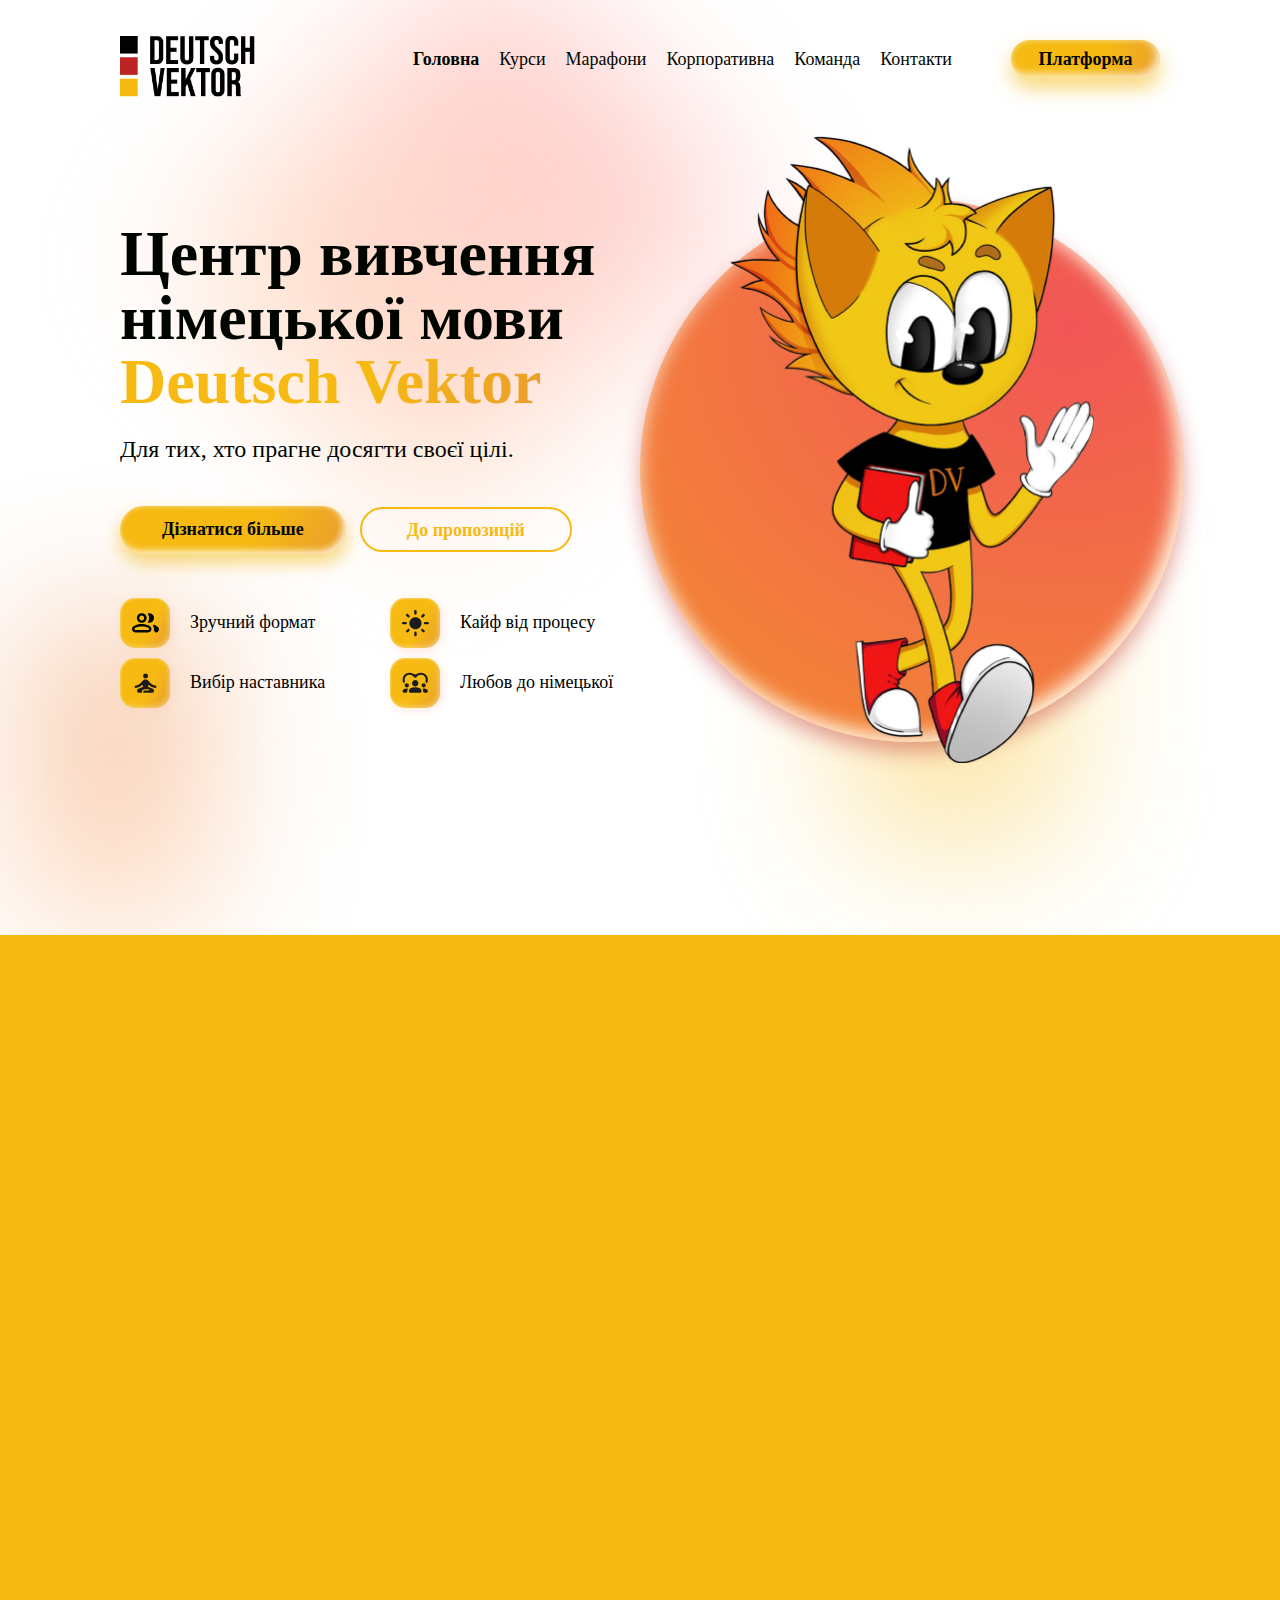
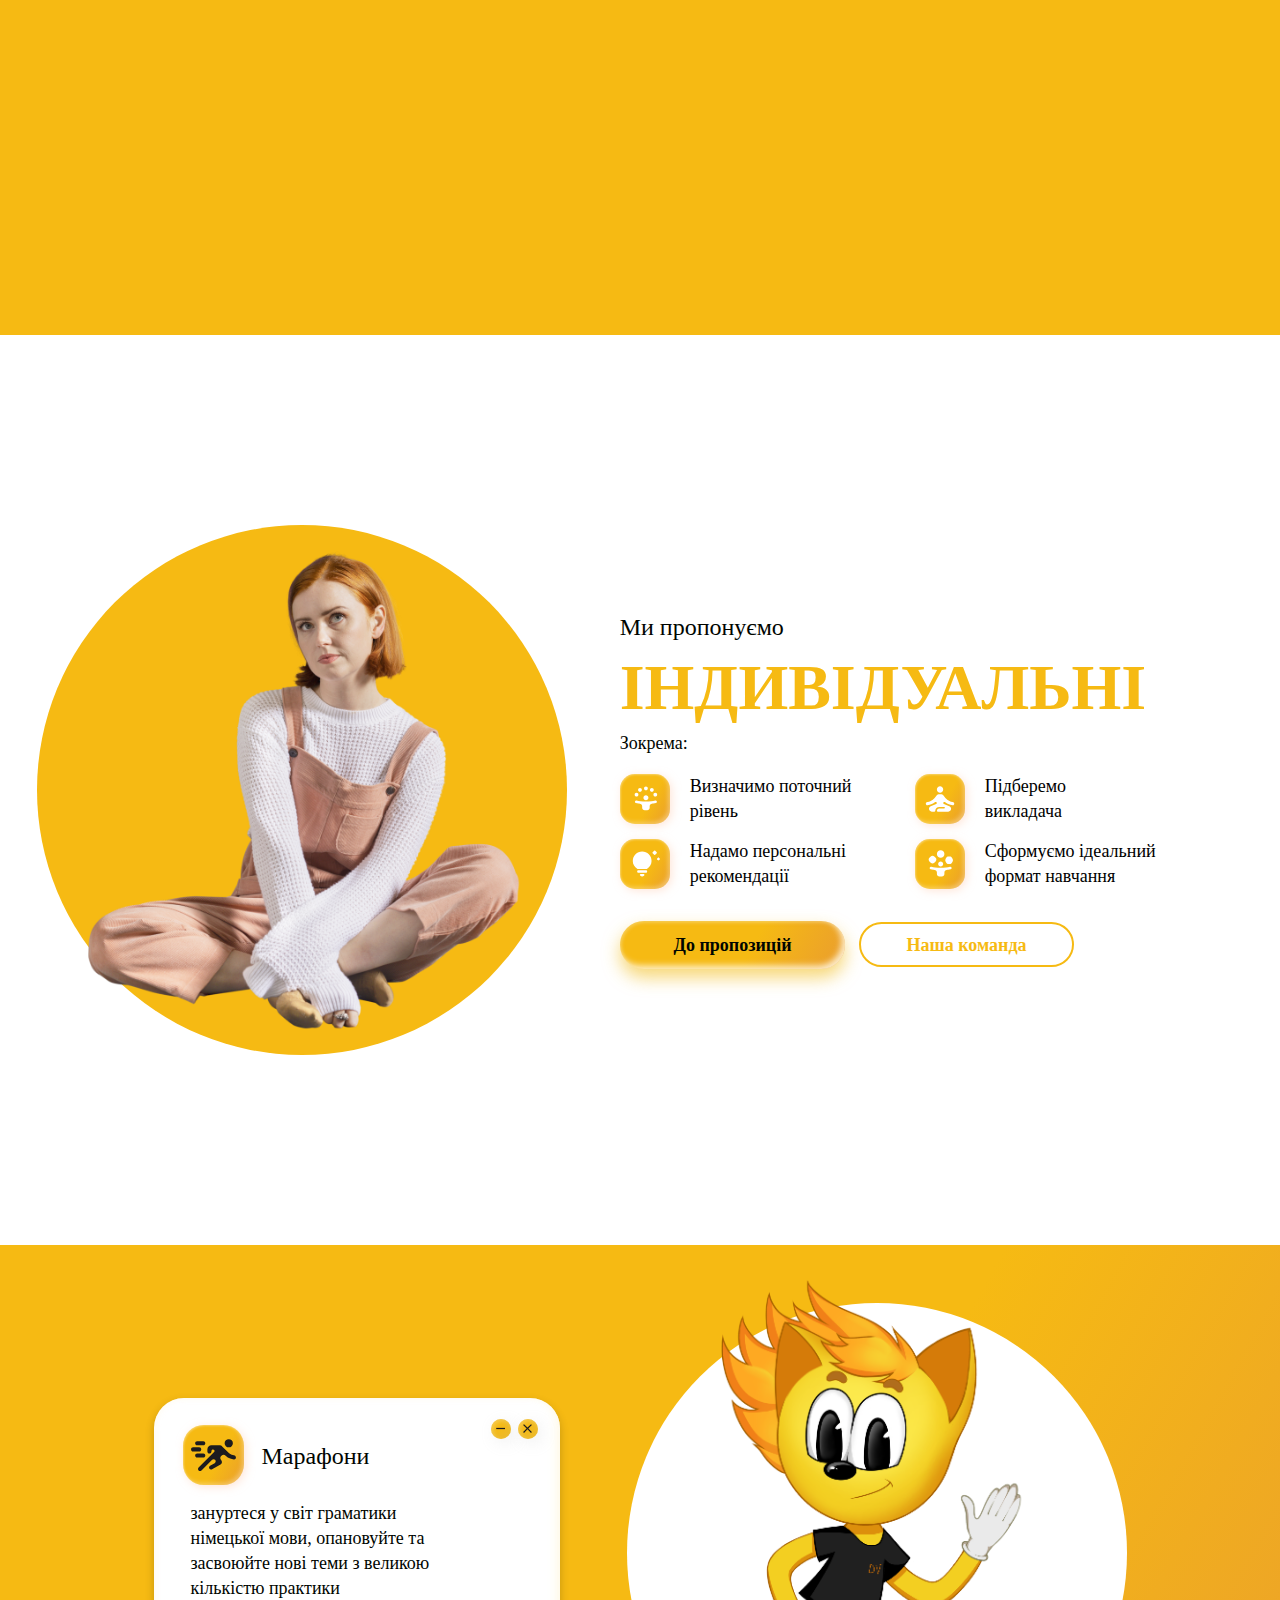
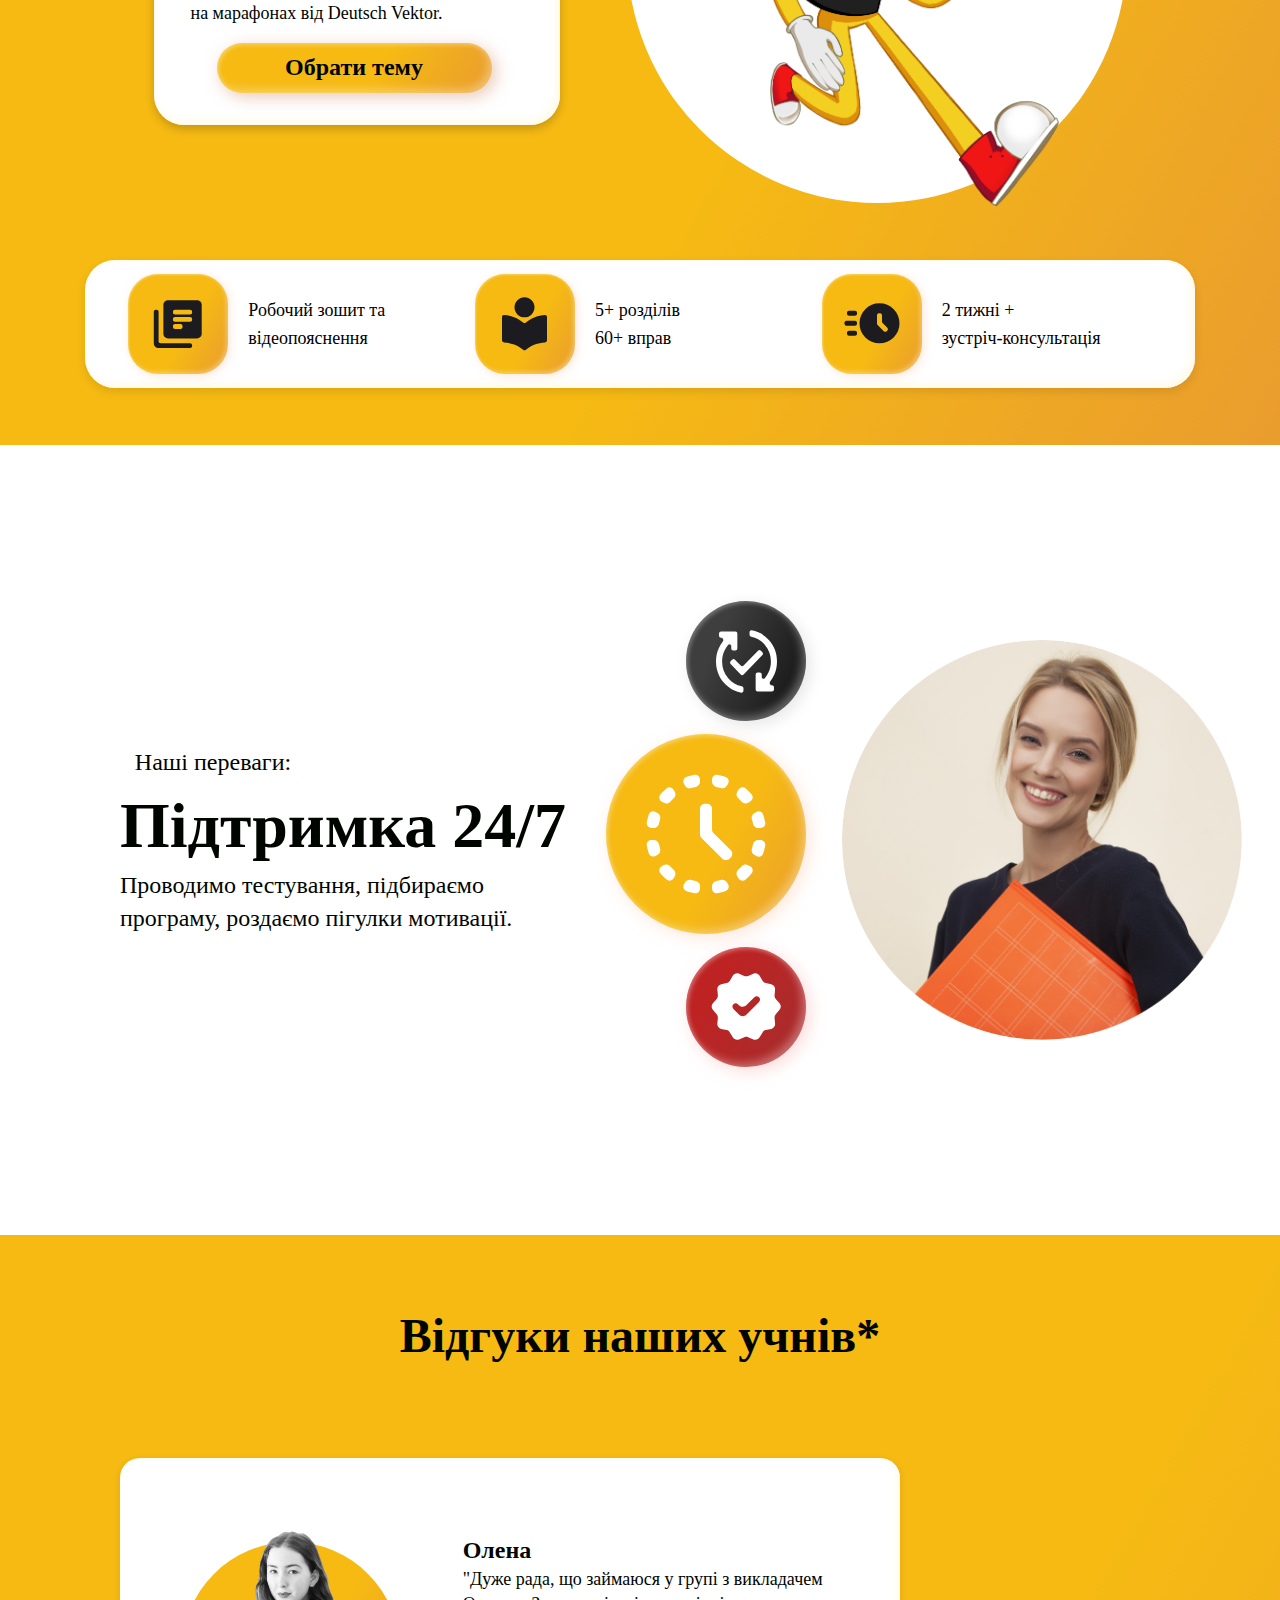
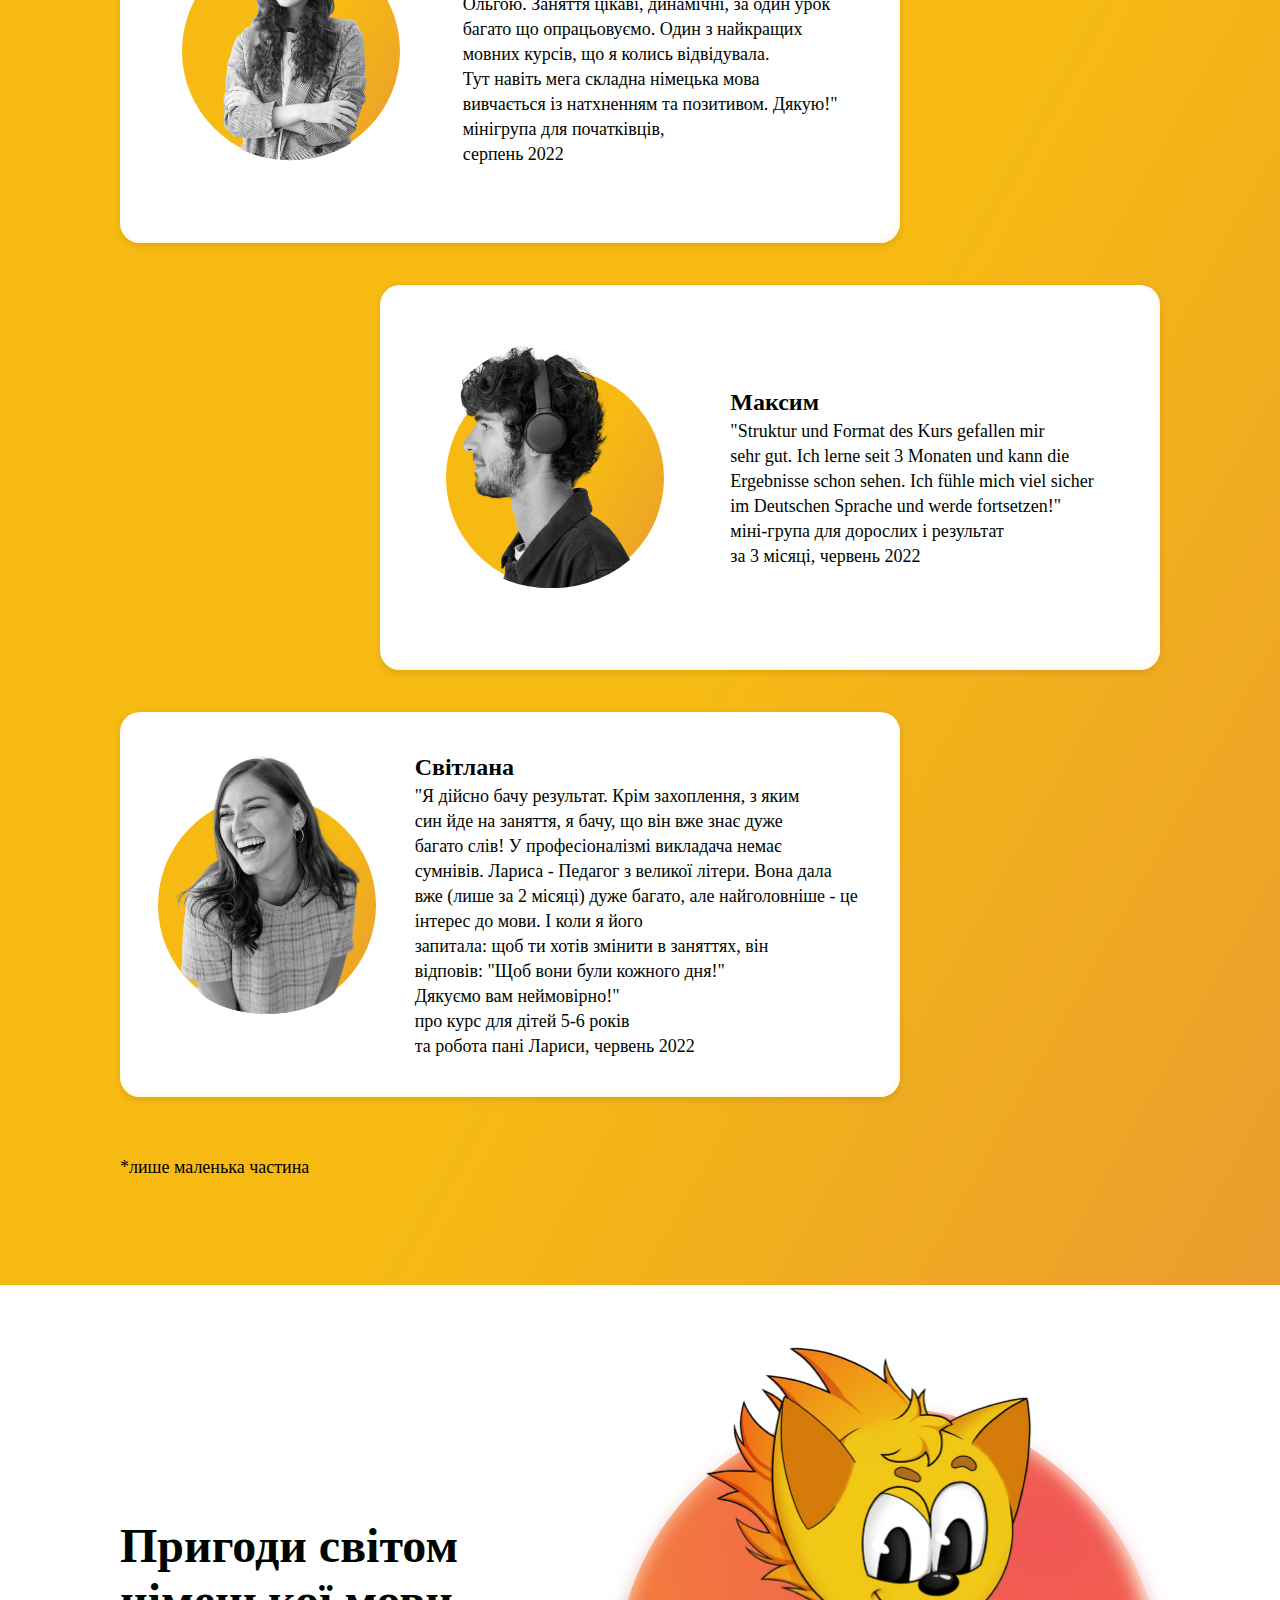
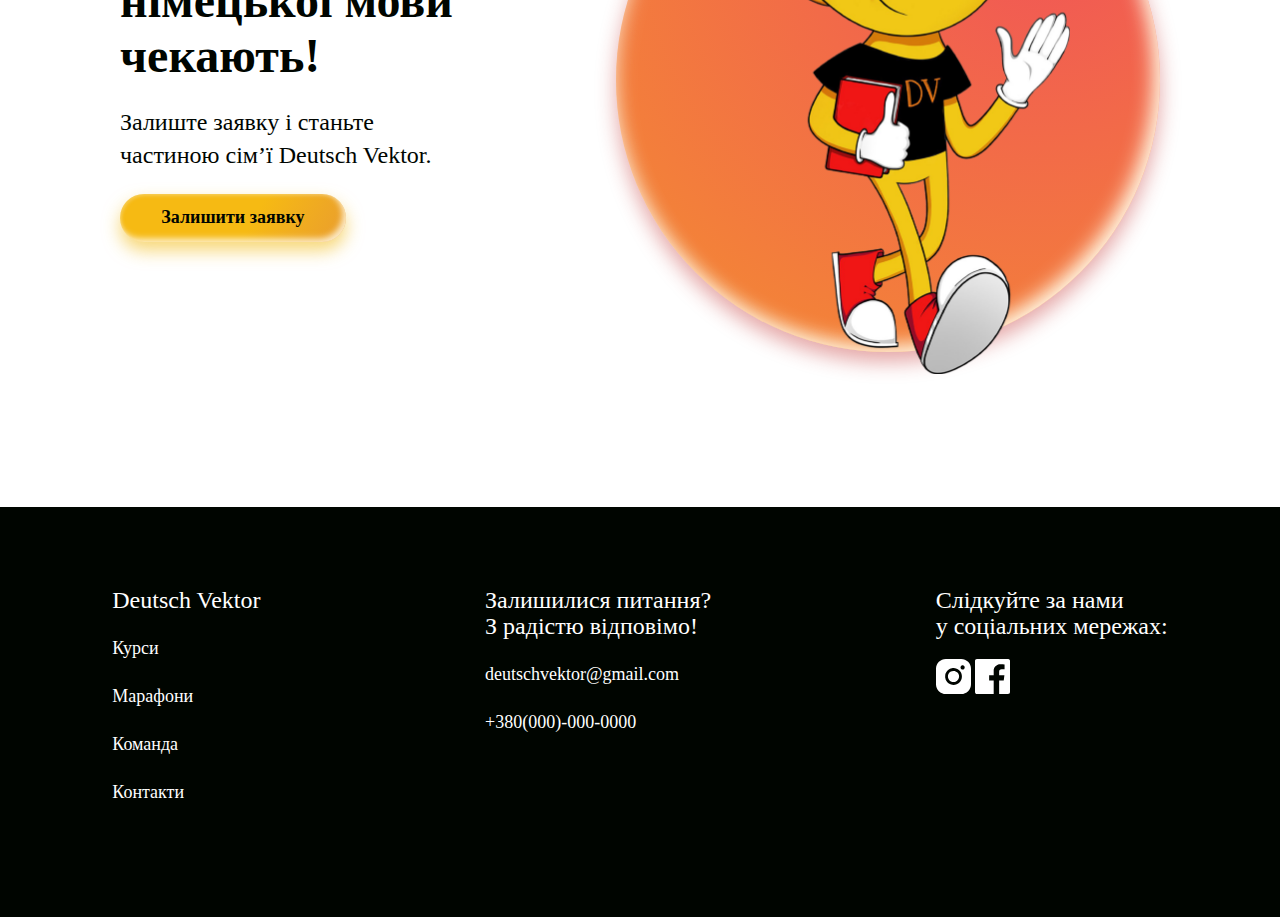
<file: index.html>
<!DOCTYPE html>
<html lang="ua">

<head>
    <meta charset="UTF-8">
    <title>Deutsch Vektor</title>
    <link rel="stylesheet" href="css/main/welcome_container.css">
    <link rel="stylesheet" href="css/main/background.css">
    <link rel="stylesheet" href="css/main/we_are_container.css">
    <link rel="stylesheet" href="css/main/offers_container.css">
    <link rel="stylesheet" href="css/main/marathons_container.css">
    <link rel="stylesheet" href="css/main/our_advantages_container.css">
    <link rel="stylesheet" href="css/main/feedback.css">
    <link rel="stylesheet" href="css/main/join.css">
    <link rel="stylesheet" href="css/main/footer.css">
    <link rel="stylesheet" href="css/main/header.css">
    <link rel="stylesheet" href="css/sidebar.css">
</head>

<header>

    <img src="img/dv-logo.png" alt="" class="dv-logo">
    
    <div class="nav">
        <a class="main_nav" href="index.html">Головна</a>
        <a class="course_nav" href="courses.html">Курси</a>
        <a class="marathons_nav" href="marathons.html">Марафони</a>
        <a class="corp_nav" href="corporative.html">Корпоративна</a>
        <a class="team_nav" href="teams.html">Команда</a>
        <a class="contact_nav" href="contact.html">Контакти</a>
        
        <button class="platform-button"><a href="https://deutschvektor.com/">Платформа</a></button>
    </div>
   
    <button id="menuButton">Відкрити меню</button>
        <label for="menuButton" id="menu-icon">
          <img src="img/ico/menu.svg"/>
        </label>
  
    <nav class="sidebar">
      <ul>
        <div class="sidebar-text">Меню</div>
        <li><a href="index.html">Головна</a></li>
        <li><a href="courses.html">Курси</a></li>
        <li><a href="marathons.html">Марафони</a></li>
        <li><a href="corporative.html">Корпоративна</a></li>
        <li><a href="teams.html">Команда</a></li>
        <li><a href="contact.html">Контакти</a></li>
        <li><a href="https://deutschvektor.com/">Платформа</a></li>
      </ul>
      <div class="yellow_underline"></div>
    </nav>
    <div class="overlay" id="overlay"></div>
    <div class="yellow_underline"></div>
  
  </header>

<body>
    <!--Зустрічний контейнер-->
    <div class="welcome-container">
        <div class="background">
            <div class="orange"></div>
            <div class="yellow"></div>
            <div class="red"></div>
        </div>
        <div class="main-content">
            <div class="left-side">
                <h1 class="dv_title">Центр вивчення<br>
                    німецької мови<br>
                    <span class="highlighted">Deutsch Vektor</span>
                </h1>
                <h3 class="dv_subtitle">Для тих, хто прагне досягти своєї цілі.</h3>

                <div class="buttons">
                    <button class="more-info-butt"><a href="#point-to-we-are-container">Дізнатися більше</a></button>
                    <a href="courses.html" class="offers-butt">До пропозицій</a>

                </div>

                <div class="priveleges">


                    <div class="comfort-format">
                        <div class="yellow-rect" id="1">
                            <img src="img/ico/group.svg" class="" />
                        </div>
                        <h3>Зручний формат</h3>
                    </div>

                    <div class="comfort-process">
                        <div class="yellow-rect" id="2">
                            <img src="img/ico/light_mode.svg" class="" />
                        </div>
                        <h3>Кайф від процесу</h3>
                    </div>

                    <div class="choosing-master">
                        <div class="yellow-rect" id="3">
                            <img src="img/ico/self_improvement.svg" class="" />
                        </div>
                        <h3>Вибір наставника</h3>
                    </div>


                    <div class="love-german">
                        <div class="yellow-rect" id="4">
                            <img src="img/ico/diversity.svg" class="" />
                        </div>
                        <h3>Любов до німецької</h3>
                    </div>
                </div>
            </div>
            <div class="right-side">
                <div class="circle"></div>
                <div class="vektor">
                    <div class="vektor-circle"></div>
                    <img src="img/main/vektor-1.png" alt="" class="vektor-img" />
                </div>
            </div>
        </div>


    </div>

    <!--Хто ми? контейнер-->
    <div class="we-are-container">
        <!-- <div class="yellow-transition-line-top"></div> -->

        <div id="point-to-we-are-container"></div>
        <div class="first-line">
            <div class="message-format">
                <!-- <div class="message-box-40op"></div>
        <div class="message-box-60op"></div> -->
                <div class="message-box-white">
                    <div class="message-title" id="format">
                        <div class="yellow-rect" id="a1">
                            <img src="img/ico/group.svg" class="" />
                        </div>
                        <h3>Зручний формат</h3>
                    </div>
                    <div class="dec-buttons">
                        <div class="hide-butt"><img src="img/ico/remove.svg" /></div>
                        <div class="close-butt"><img src="img/ico/close.svg"></div>
                    </div>

                    <div class="mes-f">
                        <p>індивідуальні, парні,<br>
                            заняття в міні-групах,<br>
                            розмовні клуби і багато іншого...</p>
                    </div>
                </div>
            </div>
            <div class="message-enjoy">
                <!-- <div class="message-box-40op"></div>
        <div class="message-box-60op"></div> -->
                <div class="message-box-white">
                    <div class="message-title" id="enjoy">
                        <div class="yellow-rect" id="a2">
                            <img src="img/ico/light_mode.svg" class="" />
                        </div>
                        <h3>Кайф від процесу</h3>
                    </div>
                    <div class="dec-buttons">
                        <div class="hide-butt"><img src="img/ico/remove.svg" /></div>
                        <div class="close-butt"><img src="img/ico/close.svg"></div>
                    </div>

                    <div class="mes-e">
                        <p>вивчання мови і кайфування<br>
                            від процесу
                        </p>
                    </div>
                </div>
            </div>
        </div>

        <div class="info">
            <h1 class="headline">Deutsch Vektor</h1>
            <p class="desc">це ефективне вивчення німецької<br>
                в різних форматах з крутими викладачами.</p>
        </div>

        <div class="second-line">
            <div class="message-master">
                <!-- <div class="message-box-40op"></div>
        <div class="message-box-60op"></div> -->
                <div class="message-box-white">
                    <div class="message-title" id="master">
                        <div class="yellow-rect" id="a3">
                            <img src="img/ico/self_improvement.svg" class="" />
                        </div>
                        <h3>Вибір наставника</h3>
                    </div>
                    <div class="dec-buttons">
                        <div class="hide-butt"><img src="img/ico/remove.svg" /></div>
                        <div class="close-butt"><img src="img/ico/close.svg"></div>
                    </div>

                    <div class="mes-m">
                        <p>знайдете свого вчителя -<br>
                            ментора - тьютора
                        </p>
                    </div>
                </div>
            </div>

            <div class="message-love">
                <!-- <div class="message-box-40op"></div>
        <div class="message-box-60op"></div> -->
                <div class="message-box-white">
                    <div class="message-title" id="love">
                        <div class="yellow-rect" id="a4">
                            <img src="img/ico/diversity.svg" class="" />
                        </div>
                        <h3>Любов до німецької</h3>
                    </div>
                    <div class="dec-buttons">
                        <div class="hide-butt"><img src="img/ico/remove.svg" /></div>
                        <div class="close-butt"><img src="img/ico/close.svg"></div>
                    </div>

                    <div class="mes-l">
                        <p>закохаєтеся в німецьку мову<br>
                            і будете її активно використовувати
                        </p>
                    </div>
                </div>
            </div>
        </div>
        <!-- <div class="yellow-transition-line-bttm"></div> -->
    </div>
    <!--Пропозиції контейнер-->
    <div class="offers-container">
        <!-- <div class="background">
        <div class="orange"></div>
        <div class="yellow"></div>
        <div class="red"></div>
    </div> -->

        <div class="slider-buttons">
            <button class="left-right-butt" onclick="changeVariable(-1)">&nbsp;<img
                    src="img/ico/arrow-left.svg" /></button>
            <button class="left-right-butt" onclick="changeVariable(1)">&nbsp;<img
                    src="img/ico/arrow-right.svg" /></button>
        </div>

        <div id="color-circle">
            <img id="offer-image" src="img/main/offer-animation1/1.png" />
        </div>

        <div class="right-side">
            <h3 class="we-offer">Ми пропонуємо</h3>
            <h1 id="offers-slider">ІНДИВІДУАЛЬНІ</h1>

            <h3 class="also">Зокрема:</h3>
            <div class="advantages">
                <div class="offer_level">
                    <div class="yellow-rect">
                        <img src="img/ico/person_celebrate.svg" />
                    </div>
                    <h3>Визначимо
                        поточний рівень</h3>
                </div>

                <div class="offer_teacher">
                    <div class="yellow-rect">
                        <img src="img/ico/self_improvement_white.svg" />
                    </div>
                    <h3>Підберемо<br>
                        викладача</h3>
                </div>
                <div class="offer_recommendations">
                    <div class="yellow-rect">
                        <img src="img/ico/tips_and_updates.svg" />
                    </div>
                    <h3>Надамо персональні рекомендації</h3>
                </div>
                <div class="offer_studying">
                    <div class="yellow-rect">
                        <img src="img/ico/person_play.svg" />
                    </div>
                    <h3>Сформуємо ідеальний
                        формат навчання</h3>
                </div>
            </div>
            <button class="proposals-butt"><a href="courses.html">До пропозицій</a></button>
            <a href="teams.html" class="our-team-butt">Наша команда</a>



        </div>
    </div>

    <!--Марафони контейнер-->
    <div class="marathon-container">
        <!-- <div class="yellow-transition-line-top"></div> -->

        <div class="first-part">

            <div class="mes-marathons">

                <!-- <div class="big-message-box-60op"></div> -->
                <!-- <div class="big-message-box-40op"></div> -->
                <div class="big-message-box-white">
                    <div class="big-yellow-rect">
                        <img src="img/ico/sprint.svg">
                    </div>
                    <h3 class="marathons-sign">Марафони</h3>
                    <p class="message-marathon">
                        зануртеся у світ граматики<br>
                        німецької мови, опановуйте та<br>
                        засвоюйте нові теми з великою<br>
                        кількістю практики<br>
                        на марафонах від Deutsch Vektor.
                    </p>

                    <button class="select-topic-butt"><a href="marathons.html">Обрати тему</a></button>
                    <div class="dec-buttons">
                        <div class="hide-butt"><img src="img/ico/remove.svg" /></div>
                        <div class="close-butt"><img src="img/ico/close.svg"></div>
                    </div>

                </div>


            </div>

            <div class="vektor-running">
                <div class="backgr-circle"></div>
                <img src="img/main/vektor_run.png" class="vektor-run-img" />





            </div>



        </div>

        <div class="marathon-benefits">
            <div class="additional-materials">
                <div class="big2-yellow-rect">
                    <img src="img/ico/library_books.svg" />
                </div>
                <p>Робочий зошит та відеопояснення</p>
            </div>

            <div class="book-materials">
                <div class="big2-yellow-rect">
                    <img src="img/ico/local_library.svg" />
                </div>
                <p>5+ розділів<br>
                    60+ вправ</p>
            </div>

            <div class="set-time">
                <div class="big2-yellow-rect">
                    <img src="img/ico/acute.svg" />
                </div>
                <p>2 тижні + <br>
                    зустріч-консультація</p>
            </div>
        </div>
        <!-- <div class="yellow-transition-line-bttm"></div> -->
    </div>
    <!--Наші переваги контейнер-->
    <div class="our-advantages-container">
        <!-- <div class="background">
        <div class="orange"></div>
        <div class="yellow"></div>
        <div class="red"></div>
    </div> -->


        <div class="left-adv-block">
            <h3 class="our-advantages-text">Наші переваги:</h3>

            <h1 class="why-we-animation"></h1>
            <p class="test-script"></p>

        </div>

<div class="right-block">
        <div class="little-circles">
            <div class="adv-circle" data-image="img/progress.jpg" id="c-1">
                <img src="img/ico/target.svg" />
            </div>
            <div class="adv-circle" data-image="img/support.jpg" id="c-2">
                <img src="img/ico/support.svg" />
            </div>
            <div class="adv-circle" data-image="img/profi.jpg" id="c-3">
                <img src="img/ico/experts.svg" />
            </div>

        </div>

        <div class="img-circle"></div>
</div>

    </div>
    <!--Відгуки контейнер-->
    <div class="feedback-container">
        <!-- <div class="yellow-transition-line-top"></div> -->

        <!-- <div class="fed-backgr-circles">
        <div class="fed-circle-1"></div>
        <div class="fed-circle-2"></div>
        <div class="fed-circle-3"></div>
        <div class="fed-circle-4"></div>
    </div> -->

        <h1 class="feedback-title">Відгуки наших учнів*</h1>

        <div class="feedbacks">
            <div class="olena-feedback">
                <!-- <div class="feedback-message-40op"></div>
        <div class="feedback-message-60op"></div> -->
                <div class="feedback-message-white">

                    <div class="yellow-circle">
                        <img id="olena" src="img/main/olena-comm1.png">
                    </div>
                    <div class="comment">
                        <h1 class="commentator-name">Олена</h1>
                        <p class="feedback-text">"Дуже рада, що займаюся у групі з викладачем<br>
                            Ольгою. Заняття цікаві, динамічні, за один урок<br>
                            багато що опрацьовуємо. Один з найкращих<br>
                            мовних курсів, що я колись відвідувала.<br>
                            Тут навіть мега складна німецька мова<br>
                            вивчається із натхненням та позитивом. Дякую!"</p>
                        <p class="commentator-group">мінігрупа для початківців,<br> серпень 2022</p>

                        <!-- <img src="img/main/vektor-like.png" class="vektor-like"/> -->
                    </div>

                </div>
            </div>

            <div class="maksym-feedback">
                <!-- <div class="feedback-message-40op"></div>
        <div class="feedback-message-60op"></div> -->
                <div class="feedback-message-white">

                    <div class="yellow-circle">
                        <img id="maxym" src="img/main/max-comm2.png">
                    </div>
                    <div class="comment">
                        <h1 class="commentator-name">Максим</h1>
                        <p class="feedback-text">"Struktur und Format des Kurs gefallen mir<br>
                            sehr gut. Ich lerne seit 3 Monaten und kann die<br>
                            Ergebnisse schon sehen. Ich fühle mich viel sicher<br>
                            im Deutschen Sprache und werde fortsetzen!"
                        <p class="commentator-group">міні-група для дорослих і результат<br>
                            за 3 місяці, червень 2022</p>
                    </div>


                </div>
                <!-- <img src="img/main/hallo-sticker.png" class="hallo-sticker"/> -->
            </div>

            <div class="svitlana-feedback">
                <!-- <div class="feedback-message-40op"></div>
        <div class="feedback-message-60op"></div> -->
                <div class="feedback-message-white">

                    <div class="yellow-circle">
                        <img id="svitlana" src="img/main/svitlana-comm3.png">
                    </div>
                    <div class="comment">
                        <h1 class="commentator-name">Світлана</h1>
                        <p class="feedback-text">"Я дійсно бачу результат. Крім захоплення, з яким<br>
                            син йде на заняття, я бачу, що він вже знає дуже<br>
                            багато слів! У професіоналізмі викладача немає<br>
                            сумнівів. Лариса - Педагог з великої літери. Вона дала вже
                            (лише за 2 місяці) дуже багато, але найголовніше - це інтерес до мови. І коли я його<br>
                            запитала: щоб ти хотів змінити в заняттях, він<br>
                            відповів: "Щоб вони були кожного дня!"<br>
                            Дякуємо вам неймовірно!"</p>

                        <p class="commentator-group">про курс для дітей 5-6 років<br>
                            та робота пані Лариси, червень 2022</p>
                    </div>
                    <!-- <img src="img/main/fire-vektor.png" class="fire-vektor"/> -->

                </div>
            </div>

            <h3 id="only-small-part">*лише маленька частина</h3>

        </div>

        <!-- <div class="yellow-transition-line-bttm"></div> -->
    </div>
    <!--Доєднуйся контейнер-->
    <div class="join-container">
        <div class="background">
            <div class="orange"></div>
            <div class="yellow"></div>
            <div class="red"></div>
        </div>
        <div class="left-content">
            <h1 class="adventures-text">Пригоди світом<br>
                німецької мови чекають!</h1>

            <h2 class="join-us-text">Залиште заявку і станьте<br>частиною
                сім’ї Deutsch Vektor.</h2>

            <button class="more-info-butt"><a href="">Залишити заявку</a></button>

        </div>

        <div class="circle"></div>
                <div class="vektor">
                    <div class="vektor-circle"></div>
                    <img src="img/main/vektor-1.png" alt="" class="vektor-img" />
                </div>


    </div>
</body>

<footer>
    <div class="first-column">
        <h2><a href="">Deutsch Vektor</a></h2>
        <h3><a href="">Курси</a></h3>
        <h3><a href="">Марафони</a></h3>
        <h3><a href="">Команда</a></h3>
        <h3><a href="">Контакти</a></h3>
    </div>
    <div class="second-column">
        <h2>
            Залишилися питання?<br>
            З радістю відповімо!
        </h2>
        <h3>deutschvektor@gmail.com</h3>
        <h3>+380(000)-000-0000</h3>
    </div>
    <div class="third-column">
        <h2>
            Cлідкуйте за нами<br>
            у соціальних мережах:
        </h2>
        <a href=""><img src="img/facebook.svg" /></a>
        <a href=""><img src="img/insta.svg" /></a>
    </div>

</footer>

<!--наші переваги script-->
<script>
    var smallCircles = document.querySelectorAll('.adv-circle');
    var bigCircle = document.querySelector('.img-circle');
    var whyWeAnimation = document.querySelector('.why-we-animation');
    var testScript = document.querySelector('.test-script');

    var defaultText = ['Підтримка 24/7', 'Проводимо тестування, підбираємо програму, роздаємо пігулки мотивації.'];
    var defaultImage = 'img/support.jpg';


    bigCircle.style.backgroundImage = 'url(' + defaultImage + ')';
    whyWeAnimation.textContent = defaultText[0];
    testScript.textContent = defaultText[1];

    smallCircles.forEach(function (circle) {
        circle.addEventListener('click', function () {
            var circleId = this.id;
            var image = this.dataset.image;
            var texts = getTextById(circleId);
            var text = texts[0];
            var text2 = texts[1];

            bigCircle.style.backgroundImage = 'url(' + image + ')';
            whyWeAnimation.textContent = text;
            testScript.textContent = text2;

            smallCircles.forEach(function (circle) {
                circle.classList.remove('clicked');
            });
            this.classList.add('clicked');
        });
    });

    function getTextById(id) {
        var texts = ['', ''];
        if (id === 'c-1') {
            texts = ['Прогрес', 'Наша мета - Ваш прогрес, тому ми йдемо разом до результату.'];
        } else if (id === 'c-2') {
            texts = ['Підтримка 24/7', 'Проводимо тестування, підбираємо програму, роздаємо пігулки мотивації.'];
        } else if (id === 'c-3') {
            texts = ['Ми - профі', 'Команда спеціалістів, які завжди прагнуть більшого і живуть німецькою.'];
        }
        return texts;
    }


</script>

<!--ми пропонуємо script-->
<script>

    let variable = 1;

    function changeVariable(change) {
        variable += change;

        if (variable < 1) {
            variable = 4;
        } else if (variable > 4) {
            variable = 1;
        }

        updateShapes();
    }

    setInterval(() => {
        changeVariable(1); // Додавання 1 до змінної кожні 4 секунди
    }, 4000); // 4000 мілісекунд = 4 секунди

    function updateShapes() {
        const circle = document.getElementById('color-circle');
        const text = document.getElementById('offers-slider');
        const image = document.getElementById('offer-image');
        const proposalsButton = document.querySelector('.proposals-butt');
        const ourTeamButton = document.querySelector('.our-team-butt');
        const proposalButtText = proposalsButton.querySelector('a');

        const container = document.getElementsByClassName('advantages');
        const rectangles = container[0].querySelectorAll('.yellow-rect');

        switch (variable) {
            case 1:

                text.textContent = "Індивідуальні";

                circle.style.backgroundColor = '#F6BA13';

                rectangles.forEach(rectangle => {
                    rectangle.style.background = 'linear-gradient(119.32deg, #F6BA13 58.14%, #DD7F4A 141.96%)';
                });


                proposalsButton.style.background = 'linear-gradient(119.32deg, #F6BA13 58.14%, #DD7F4A 141.96%)';
                proposalsButton.style.boxShadow = '0px 8.46509px 16.9302px rgba(242, 188, 27, 0.6), inset 1.69302px 1.69302px 3.38604px rgba(255, 248, 228, 0.25), inset -3.38604px -3.38604px 6.77207px rgba(255, 248, 228, 0.85)';
                proposalButtText.style.color = '#000500';

                ourTeamButton.style.color = '#F6BA13';
                ourTeamButton.style.border = '2px solid #F6BA13';


                text.style.color = '#F6BA13';
                image.src = 'img/main/offer-animation1/1.png';
                break;

            case 2:
                text.textContent = "Парні заняття";
                circle.style.backgroundColor = '#BE2323';
                //квадратики
                rectangles.forEach(rectangle => {
                    rectangle.style.background = 'linear-gradient(121.29deg, #BE2323 26.09%, #A92C2C 87.49%)';
                });

                //до пропозицій кнопка
                proposalsButton.style.background = 'linear-gradient(121.29deg, #BE2323 26.09%, #A92C2C 87.49%)';
                proposalsButton.style.boxShadow = '0px 9.01316px 18.0263px rgba(190, 35, 35, 0.6), inset 1.80263px 1.80263px 3.60526px rgba(255, 228, 228, 0.25), inset -3.60526px -3.60526px 7.21053px rgba(255, 228, 228, 0.85)';
                proposalButtText.style.color = '#FFF';

                //наша команда кнопка
                ourTeamButton.style.color = '#BE2323';
                ourTeamButton.style.border = '2px solid #BE2323';

                //назва і фото
                text.style.color = '#BE2323';
                image.src = 'img/main/offer-animation1/2.png';
                break;
            case 3:
                text.textContent = "Мінігрупа";

                circle.style.backgroundColor = '#000500';
                rectangles.forEach(rectangle => {
                    rectangle.style.background = 'linear-gradient(113.12deg, #3E3E3E 27.79%, #000000 128.41%)';
                });
                proposalsButton.style.background = 'linear-gradient(113.12deg, #3E3E3E 27.79%, #000000 128.41%)';
                proposalsButton.style.boxShadow = '0px 9.01316px 18.0263px rgba(0, 5, 0, 0.4), inset 1.80263px 1.80263px 3.60526px rgba(219, 219, 219, 0.25), inset -3.60526px -3.60526px 7.21053px rgba(179, 179, 179, 0.85)';
                proposalButtText.style.color = '#FFF';

                ourTeamButton.style.color = '#000500';
                ourTeamButton.style.border = '2px solid #000500';

                text.style.color = '#000500';
                image.src = 'img/main/offer-animation1/3.png';
                break;
            case 4:

                text.textContent = "Розмовний клуб";
                circle.style.backgroundColor = '#E77728';
                rectangles.forEach(rectangle => {
                    rectangle.style.background = 'linear-gradient(113.12deg, #DD7F4A 49.86%, #BE2323 128.41%)';
                });
                proposalsButton.style.background = 'linear-gradient(113.12deg, #DD7F4A 49.86%, #BE2323 128.41%)';
                proposalsButton.style.boxShadow = '0px 9.01316px 18.0263px rgba(221, 127, 74, 0.6), inset 1.80263px 1.80263px 3.60526px rgba(255, 238, 228, 0.25), inset -3.60526px -3.60526px 7.21053px rgba(255, 235, 228, 0.85)';
                text.style.color = '#E77728';
                proposalButtText.style.color = '#FFF';

                ourTeamButton.style.color = '#E77728';
                ourTeamButton.style.border = '2px solid #E77728';

                image.src = 'img/main/offer-animation1/4.png';
                break;
        }
    }
</script>

<script>
    const elements = document.querySelectorAll(".we-are-container *");

    window.addEventListener("scroll", () => {
        elements.forEach((element) => {
            const bounding = element.getBoundingClientRect();
            if (bounding.top < window.innerHeight) {
                element.style.opacity = "100";
            }
        });
    });
</script>

<script>
    const menuButton = document.getElementById('menuButton');
    const overlay = document.getElementById('overlay');
    const sideMenu = document.querySelector('.sidebar');
  
    menuButton.addEventListener('click', () => {
      sideMenu.style.right = '0';
      overlay.style.display = 'block';
    });
  
    overlay.addEventListener('click', () => {
      sideMenu.style.right = '-350px'; // Приховати меню
      overlay.style.display = 'none'; // Приховати затемнення
    });
  </script>

</html>
</file>
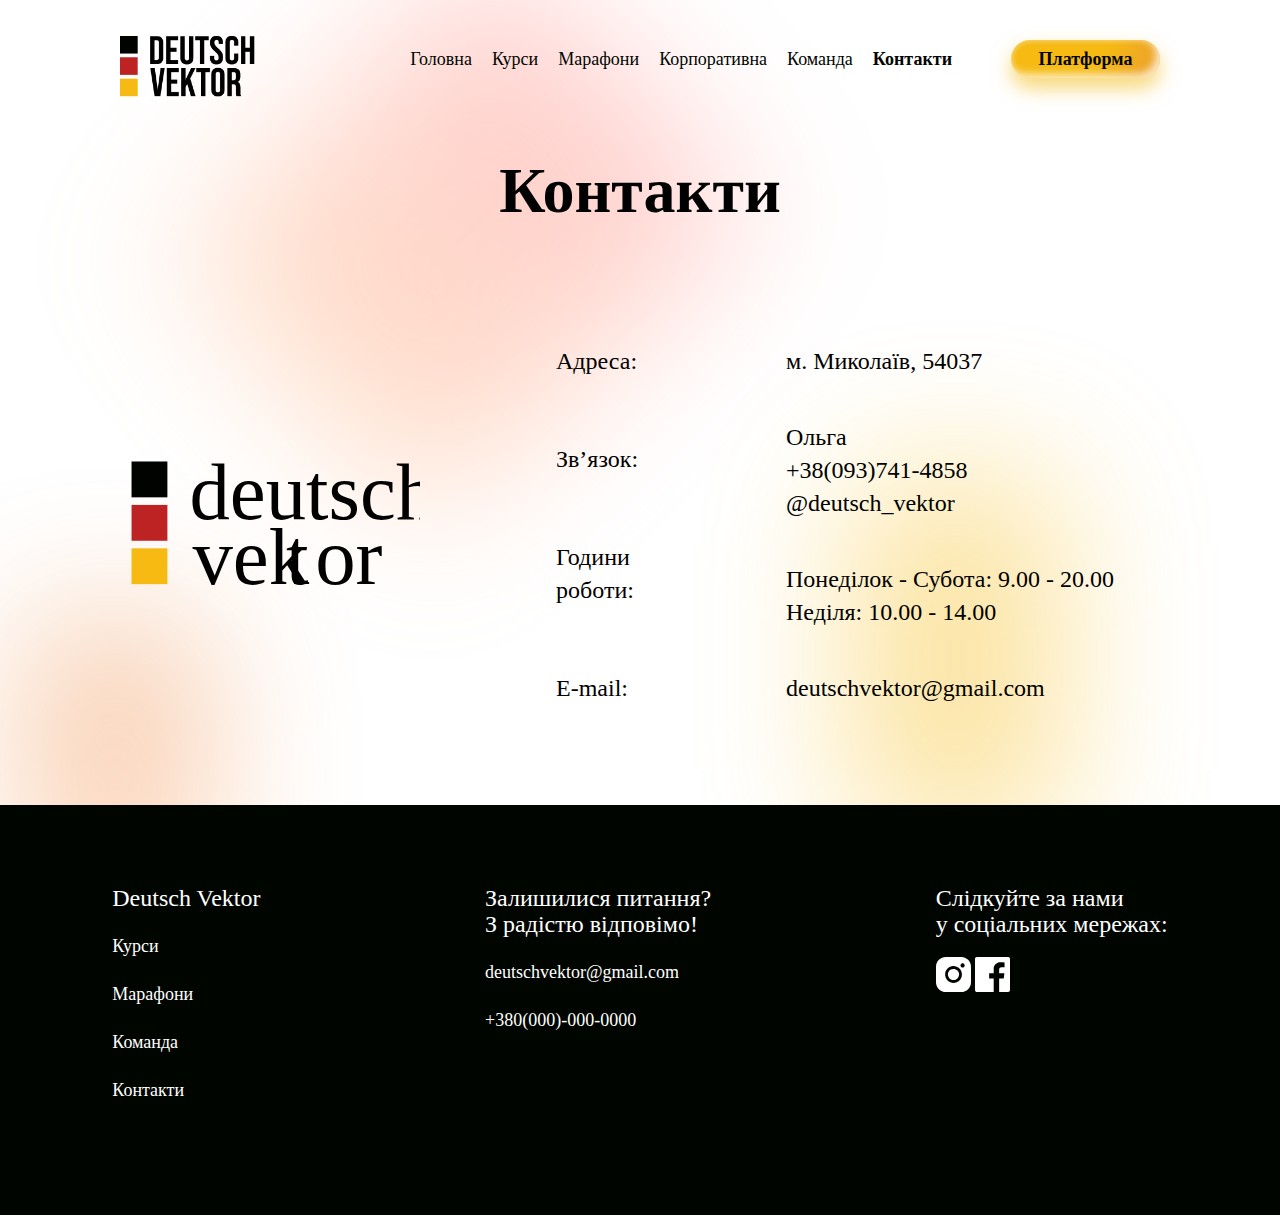
<file: contact.html>
<!DOCTYPE html>
<html lang="en">
<head>
    <meta charset="UTF-8">
    <title>Контакти</title>
    <link rel="stylesheet" href="css/main/header.css">
    <link rel="stylesheet" href="css/main/footer.css">
    <link rel="stylesheet" href="css/contact.css">
    <link rel="stylesheet" href="css/main/background.css">
    <link rel="stylesheet" href="css/sidebar.css">
</head>

<header>

    <img src="img/dv-logo.png" alt="" class="dv-logo">
    
    <div class="nav">
        <a class="main_nav" href="index.html">Головна</a>
        <a class="course_nav" href="courses.html">Курси</a>
        <a class="marathons_nav" href="marathons.html">Марафони</a>
        <a class="corp_nav" href="corporative.html">Корпоративна</a>
        <a class="team_nav" href="teams.html">Команда</a>
        <a class="contact_nav" href="contact.html">Контакти</a>
        
        <button class="platform-button"><a href="https://deutschvektor.com/">Платформа</a></button>
    </div>
   
    <button id="menuButton">Відкрити меню</button>
        <label for="menuButton" id="menu-icon">
          <img src="img/ico/menu.svg"/>
        </label>
  
    <nav class="sidebar">
      <ul>
        <div class="sidebar-text">Меню</div>
        <li><a href="index.html">Головна</a></li>
        <li><a href="courses.html">Курси</a></li>
        <li><a href="marathons.html">Марафони</a></li>
        <li><a href="corporative.html">Корпоративна</a></li>
        <li><a href="teams.html">Команда</a></li>
        <li><a href="contact.html">Контакти</a></li>
        <li><a href="https://deutschvektor.com/">Платформа</a></li>
      </ul>
      <div class="yellow_underline"></div>
    </nav>
    <div class="overlay" id="overlay"></div>
    <div class="yellow_underline"></div>
  
  </header>

<body>
<div class="background">
    <div class="orange"></div>
    <div class="yellow"></div>
    <div class="red"></div>
</div>
<h1>Контакти</h1>
<div class="content">

    <img src="img/dv-logo.svg" class="dv-logo-contacts">
    <div class="info-block">

        <div class="left-info-block">
            <h2>Адреса:</h2>
            <h2>Зв’язок:</h2>
            <h2>Години<br>
                роботи:</h2>
            <h2>E-mail:</h2>
        </div>

        <div class="right-info-block">
            <h2>м. Миколаїв, 54037</h2>
            <h2>Ольга<br>
                +38(093)741-4858<br>
                @deutsch_vektor</h2>
            <h2>
                Понеділок - Субота: 9.00 - 20.00<br>
                Неділя: 10.00 - 14.00
            </h2>
            <h2>deutschvektor@gmail.com</h2>
        </div>
    </div>

</div>
</body>

<footer>
    <div class="first-column">
        <h2><a href="">Deutsch Vektor</a></h2>
        <h3><a href="">Курси</a></h3>
        <h3><a href="">Марафони</a></h3>
        <h3><a href="">Команда</a></h3>
        <h3><a href="">Контакти</a></h3>
    </div>
    <div class="second-column">
        <h2>
            Залишилися питання?<br>
            З радістю відповімо!
        </h2>
        <h3>deutschvektor@gmail.com</h3>
        <h3>+380(000)-000-0000</h3>
    </div>
    <div class="third-column">
        <h2>
            Cлідкуйте за нами<br>
            у соціальних мережах:
        </h2>
        <a href=""><img src="img/facebook.svg"/></a>
        <a href=""><img src="img/insta.svg"/></a>
    </div>

</footer>

<script>
    const menuButton = document.getElementById('menuButton');
    const overlay = document.getElementById('overlay');
    const sideMenu = document.querySelector('.sidebar');
  
    menuButton.addEventListener('click', () => {
      sideMenu.style.right = '0';
      overlay.style.display = 'block';
    });
  
    overlay.addEventListener('click', () => {
      sideMenu.style.right = '-350px'; // Приховати меню
      overlay.style.display = 'none'; // Приховати затемнення
    });
  </script>
</html>
</file>
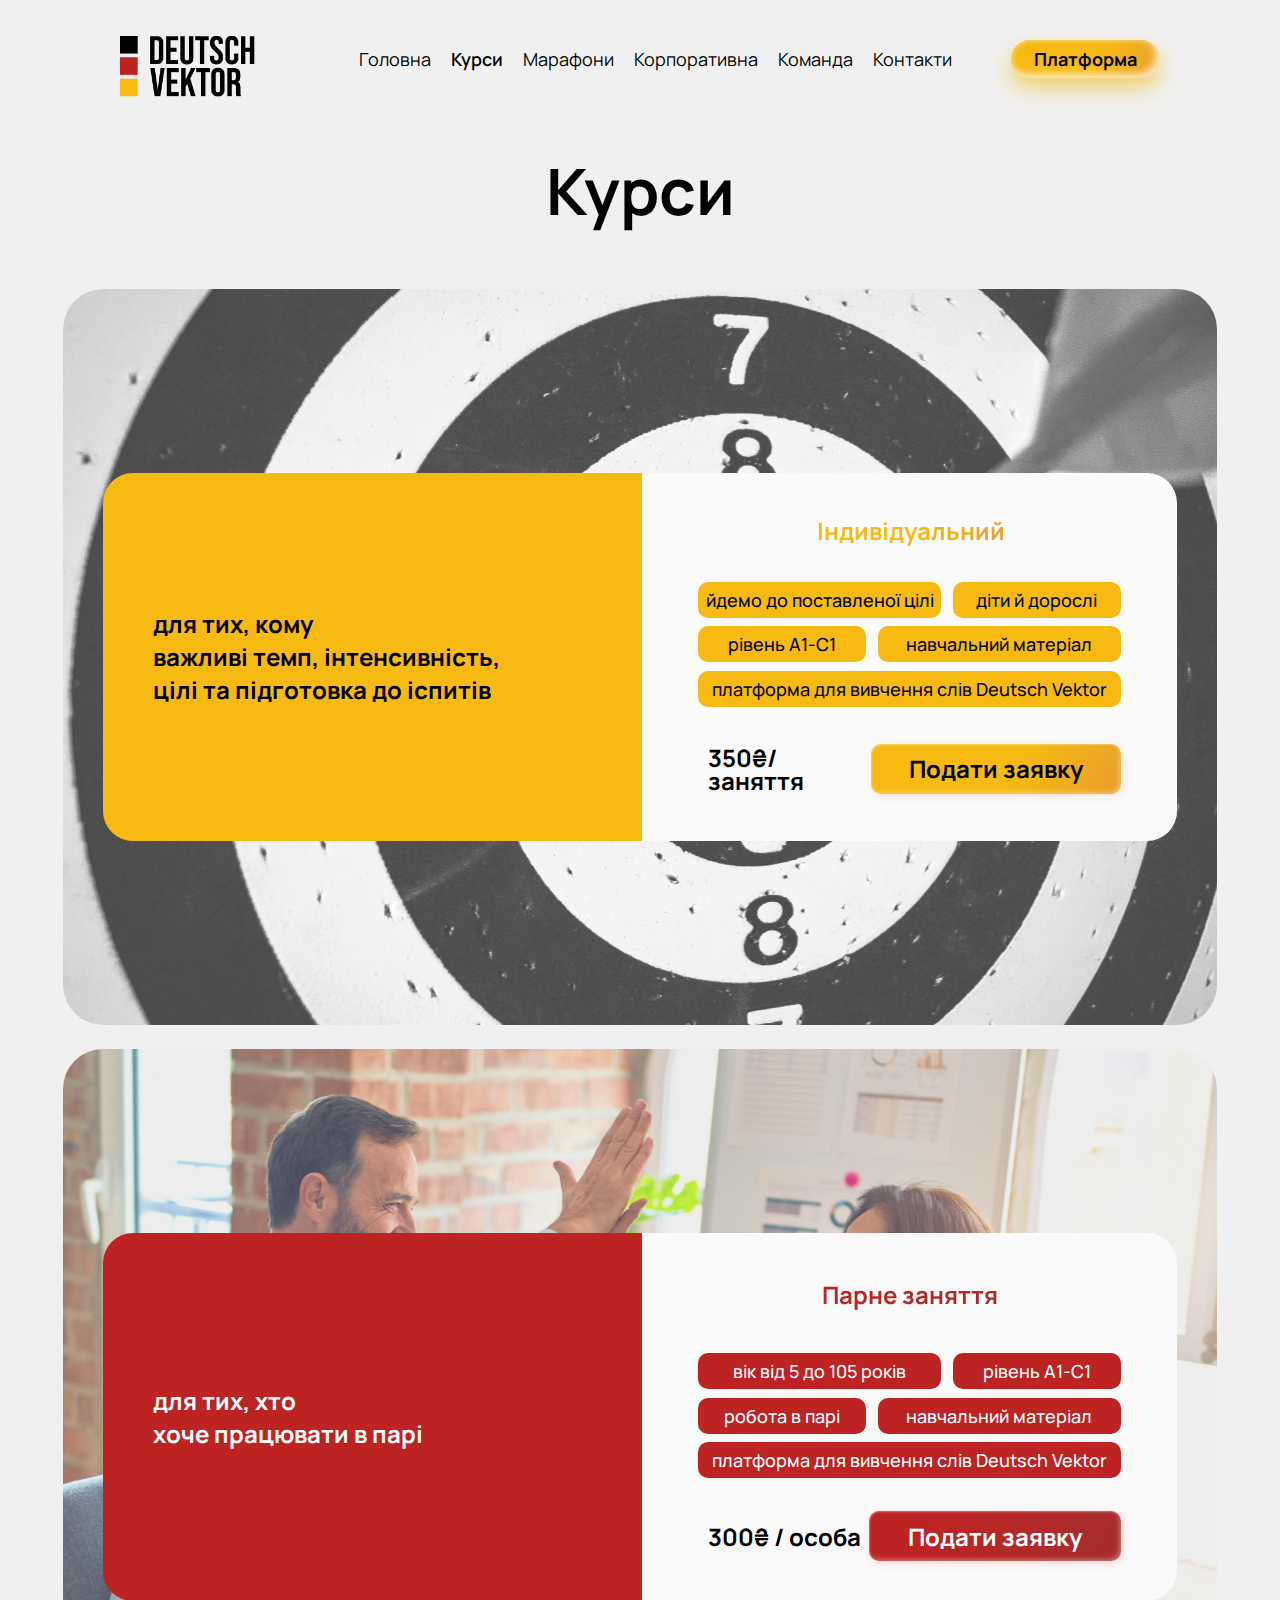
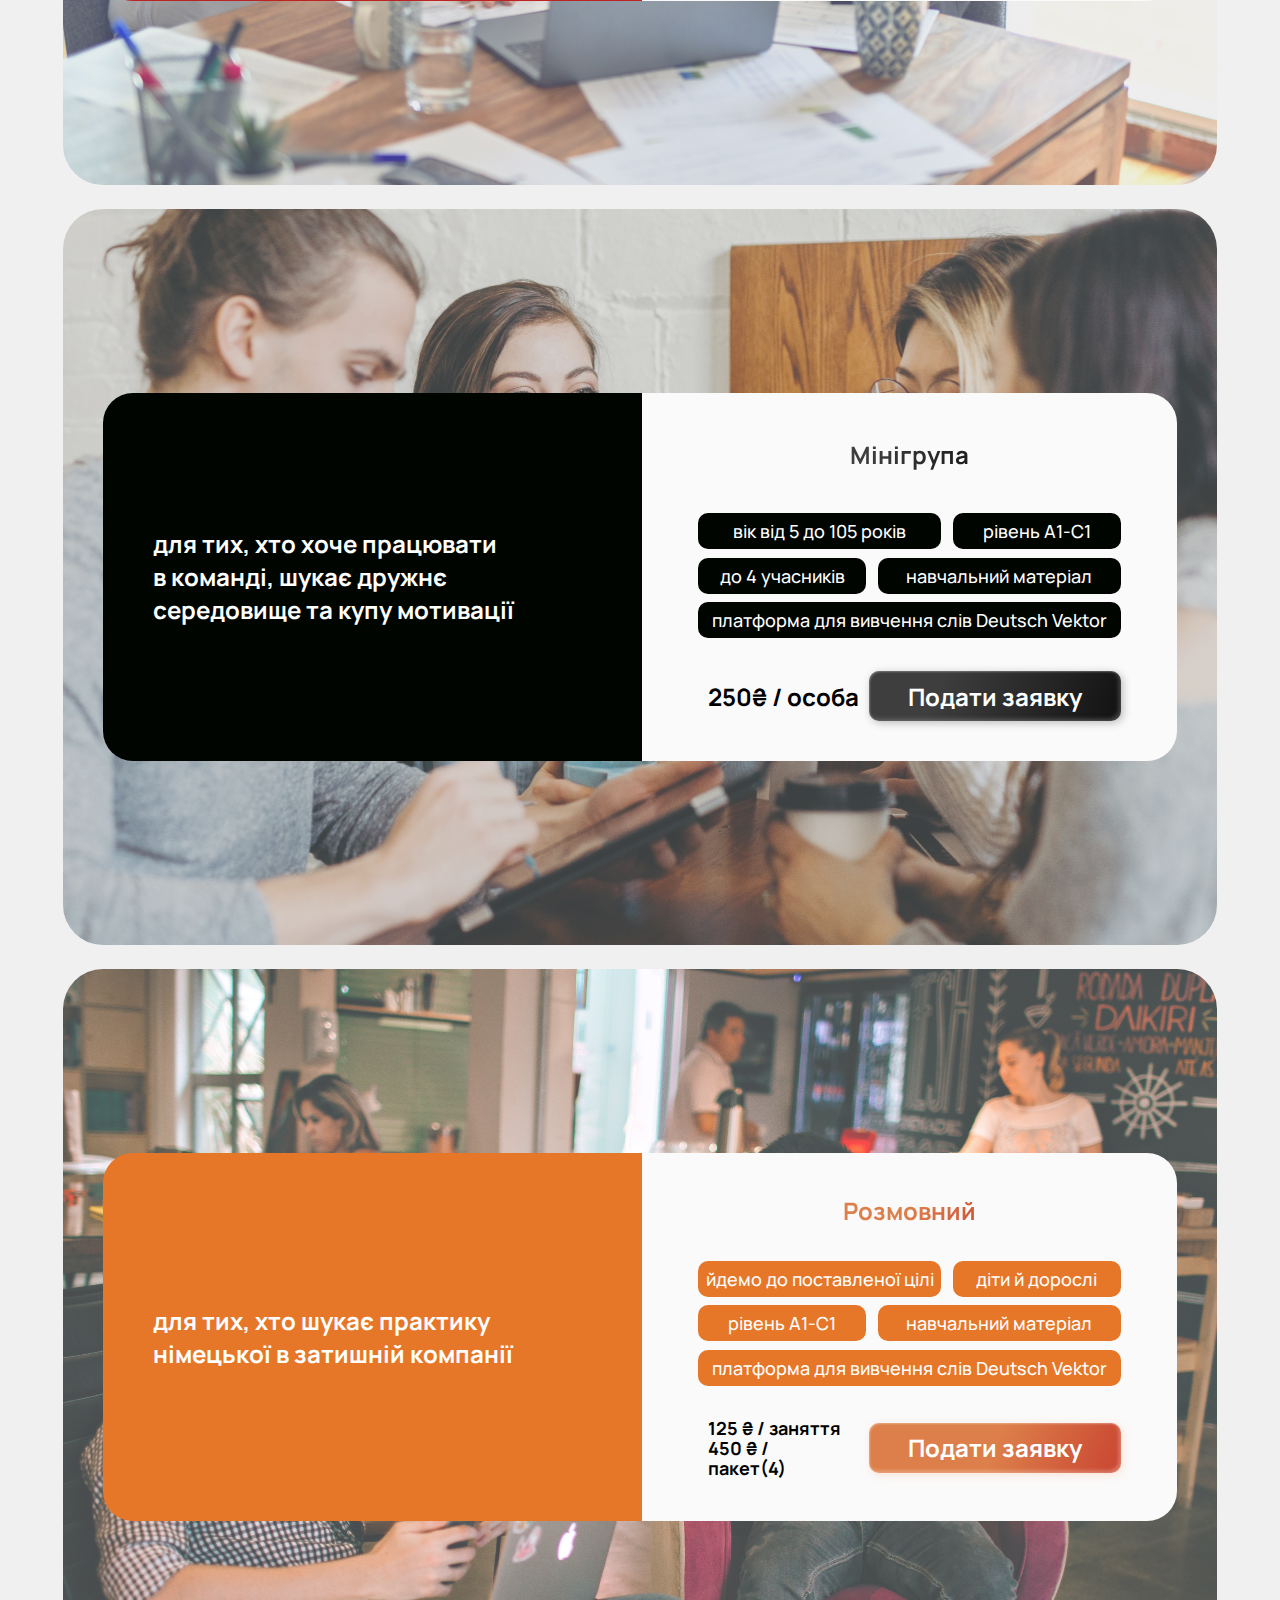
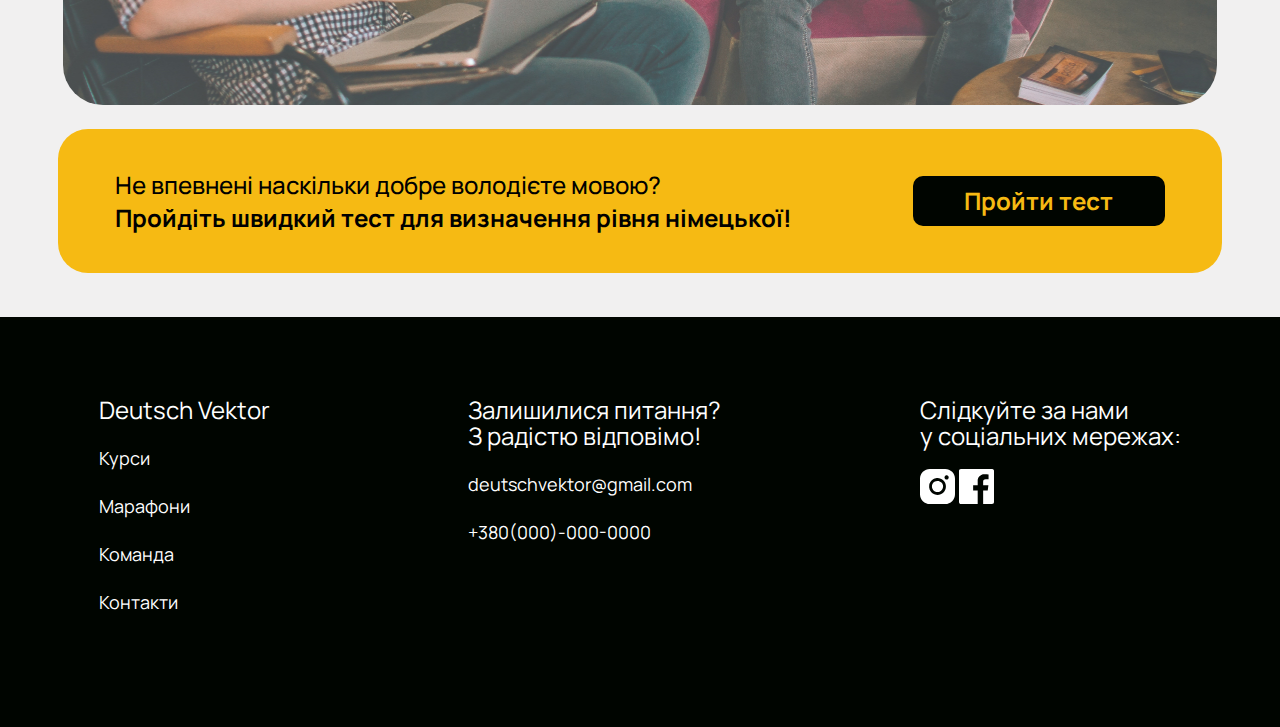
<file: courses.html>
<!DOCTYPE html>
<html lang="en">
<head>
    <meta charset="UTF-8">
    <link rel="preconnect" href="https://fonts.googleapis.com">
    <link rel="preconnect" href="https://fonts.gstatic.com" crossorigin>
    <link href="https://fonts.googleapis.com/css2?family=Manrope:wght@400;500;700&display=swap" rel="stylesheet">
    <link rel="stylesheet" href="css/courses.css">
    <link rel="stylesheet" href="css/main/header.css">
    <link rel="stylesheet" href="css/main/footer.css">
    <link rel="stylesheet" href="css/sidebar.css">

    <title>Курси</title>
</head>

<header>

    <img src="img/dv-logo.png" alt="" class="dv-logo">
    
    <div class="nav">
        <a class="main_nav" href="index.html">Головна</a>
        <a class="course_nav" href="courses.html">Курси</a>
        <a class="marathons_nav" href="marathons.html">Марафони</a>
        <a class="corp_nav" href="corporative.html">Корпоративна</a>
        <a class="team_nav" href="teams.html">Команда</a>
        <a class="contact_nav" href="contact.html">Контакти</a>
        
        <button class="platform-button"><a href="https://deutschvektor.com/">Платформа</a></button>
    </div>
   
    <button id="menuButton">Відкрити меню</button>
        <label for="menuButton" id="menu-icon">
          <img src="img/ico/menu.svg"/>
        </label>
  
    <nav class="sidebar">
      <ul>
        <div class="sidebar-text">Меню</div>
        <li><a href="index.html">Головна</a></li>
        <li><a href="courses.html">Курси</a></li>
        <li><a href="marathons.html">Марафони</a></li>
        <li><a href="corporative.html">Корпоративна</a></li>
        <li><a href="teams.html">Команда</a></li>
        <li><a href="contact.html">Контакти</a></li>
        <li><a href="https://deutschvektor.com/">Платформа</a></li>
      </ul>
      <div class="yellow_underline"></div>
    </nav>
    <div class="overlay" id="overlay"></div>
    <div class="yellow_underline"></div>
  
  </header>

<body>

<h1>Курси</h1>
<div class="individual-container">
    <div class="individual-content">
        <div class="yellow-background">

            <p>для тих, кому<br>
                важливі темп, інтенсивність,<br>
                цілі та підготовка до іспитів</p>

        </div>
        <div class="white-background">
            <h2>Індивідуальний</h2>
            <div class="flex-container">


                <div id="target">
                    <p>йдемо до поставленої цілі</p>
                </div>

                <div id="age">
                    <p>діти й дорослі</p>
                </div>

                <div id="level">
                    <p>рівень А1-С1</p>
                </div>

                <div id="materials">
                    <p>навчальний матеріал</p>
                </div>

                <div id="platform">
                    <p>платформа для вивчення слів Deutsch Vektor</p>
                </div>

            </div>

            <div class="price-buy">
            <p id="price">350&#8372;/заняття</p>


            <button class="ind-sign"><a href="https://docs.google.com/forms/d/e/1FAIpQLSffayW0m18rXmiXzVZaw-VJt0kcLCjtSZDutE_S1JhYkjmNIA/viewform">Подати заявку</a></button>
        </div>
        </div>
        </button>
    </div>

</div>

<div class="pair-container">
    <div class="individual-content">
        <div class="red-background">

            <p>для тих, хто<br>
                хоче працювати в парі</p>

        </div>
        <div class="white-background">
            <h2>Парне заняття</h2>
            <div class="flex-container">


                <div id="target">
                    <p>вік від 5 до 105 років</p>
                </div>

                <div id="age">
                    <p>рівень А1-С1</p>
                </div>

                <div id="level">
                    <p>робота в парі</p>
                </div>

                <div id="materials">
                    <p>навчальний матеріал</p>
                </div>

                <div id="platform">
                    <p>платформа для вивчення слів Deutsch Vektor</p>
                </div>

            </div>

            <div class="price-buy">
            <p id="price">300&#8372; / особа</p>


            <button class="ind-sign"><a href="https://docs.google.com/forms/d/e/1FAIpQLSffayW0m18rXmiXzVZaw-VJt0kcLCjtSZDutE_S1JhYkjmNIA/viewform">Подати заявку</a></button>
        </div>
        </div>
        </button>
    </div>

</div>

<div class="groups-container">
    <div class="individual-content">
        <div class="black-background">

            <p>для тих, хто хоче працювати<br>
                в команді, шукає дружнє<br>
                середовище та купу мотивації</p>

        </div>
        <div class="white-background">
            <h2>Мінігрупа</h2>
            <div class="flex-container">


                <div id="target">
                    <p>вік від 5 до 105 років</p>
                </div>

                <div id="age">
                    <p>рівень А1-С1</p>
                </div>

                <div id="level">
                    <p>до 4 учасників</p>
                </div>

                <div id="materials">
                    <p>навчальний матеріал</p>
                </div>

                <div id="platform">
                    <p>платформа для вивчення слів Deutsch Vektor</p>
                </div>

            </div>

            <div class="price-buy">
            <p id="price">250&#8372; / особа</p>
            <button class="ind-sign"><a href="https://docs.google.com/forms/d/e/1FAIpQLSffayW0m18rXmiXzVZaw-VJt0kcLCjtSZDutE_S1JhYkjmNIA/viewform">Подати заявку</a></button>
        </div>
        </button>
        </div>
    </div>

</div>
<div class="talk-club-container">
    <div class="individual-content">
        <div class="orange-background">

            <p>для тих, хто шукає практику<br>
                німецької в затишній компанії</p>

        </div>
        <div class="white-background">
            <h2>Розмовний клуб</h2>
            <div class="flex-container">


                <div id="target">
                    <p>йдемо до поставленої цілі</p>
                </div>

                <div id="age">
                    <p>діти й дорослі</p>
                </div>

                <div id="level">
                    <p>рівень А1-С1</p>
                </div>

                <div id="materials">
                    <p>навчальний матеріал</p>
                </div>

                <div id="platform">
                    <p>платформа для вивчення слів Deutsch Vektor</p>
                </div>

            </div>

            <div class="price-buy">
            <p id="price">125 &#8372; / заняття<br>
                450 &#8372; / пакет(4)</p>


            <button class="ind-sign"><a href="https://docs.google.com/forms/d/e/1FAIpQLSffayW0m18rXmiXzVZaw-VJt0kcLCjtSZDutE_S1JhYkjmNIA/viewform">Подати заявку</a></button>
            
        </div>
        
        </button>
        </div>
    </div>

</div>

<div class="test-offer">
    <p>Не впевнені наскільки добре володієте мовою?<br>
        <span>Пройдіть швидкий тест для визначення рівня німецької!</span></p>
    <button class="ind-sign"><a href="https://deutschvektor.com/test/">Пройти тест</a></button>

</div>


</body>
<footer>
    <div class="first-column">
        <h2><a href="">Deutsch Vektor</a></h2>
        <h3><a href="">Курси</a></h3>
        <h3><a href="">Марафони</a></h3>
        <h3><a href="">Команда</a></h3>
        <h3><a href="">Контакти</a></h3>
    </div>
    <div class="second-column">
        <h2>
            Залишилися питання?<br>
            З радістю відповімо!
        </h2>
        <h3>deutschvektor@gmail.com</h3>
        <h3>+380(000)-000-0000</h3>
    </div>
    <div class="third-column">
        <h2>
            Cлідкуйте за нами<br>
            у соціальних мережах:
        </h2>
        <a href=""><img src="img/facebook.svg"/></a>
        <a href=""><img src="img/insta.svg"/></a>
    </div>

</footer>

<script>
    const menuButton = document.getElementById('menuButton');
    const overlay = document.getElementById('overlay');
    const sideMenu = document.querySelector('.sidebar');
  
    menuButton.addEventListener('click', () => {
      sideMenu.style.right = '0';
      overlay.style.display = 'block';
    });
  
    overlay.addEventListener('click', () => {
      sideMenu.style.right = '-350px'; // Приховати меню
      overlay.style.display = 'none'; // Приховати затемнення
    });
  </script>
</html>
</file>
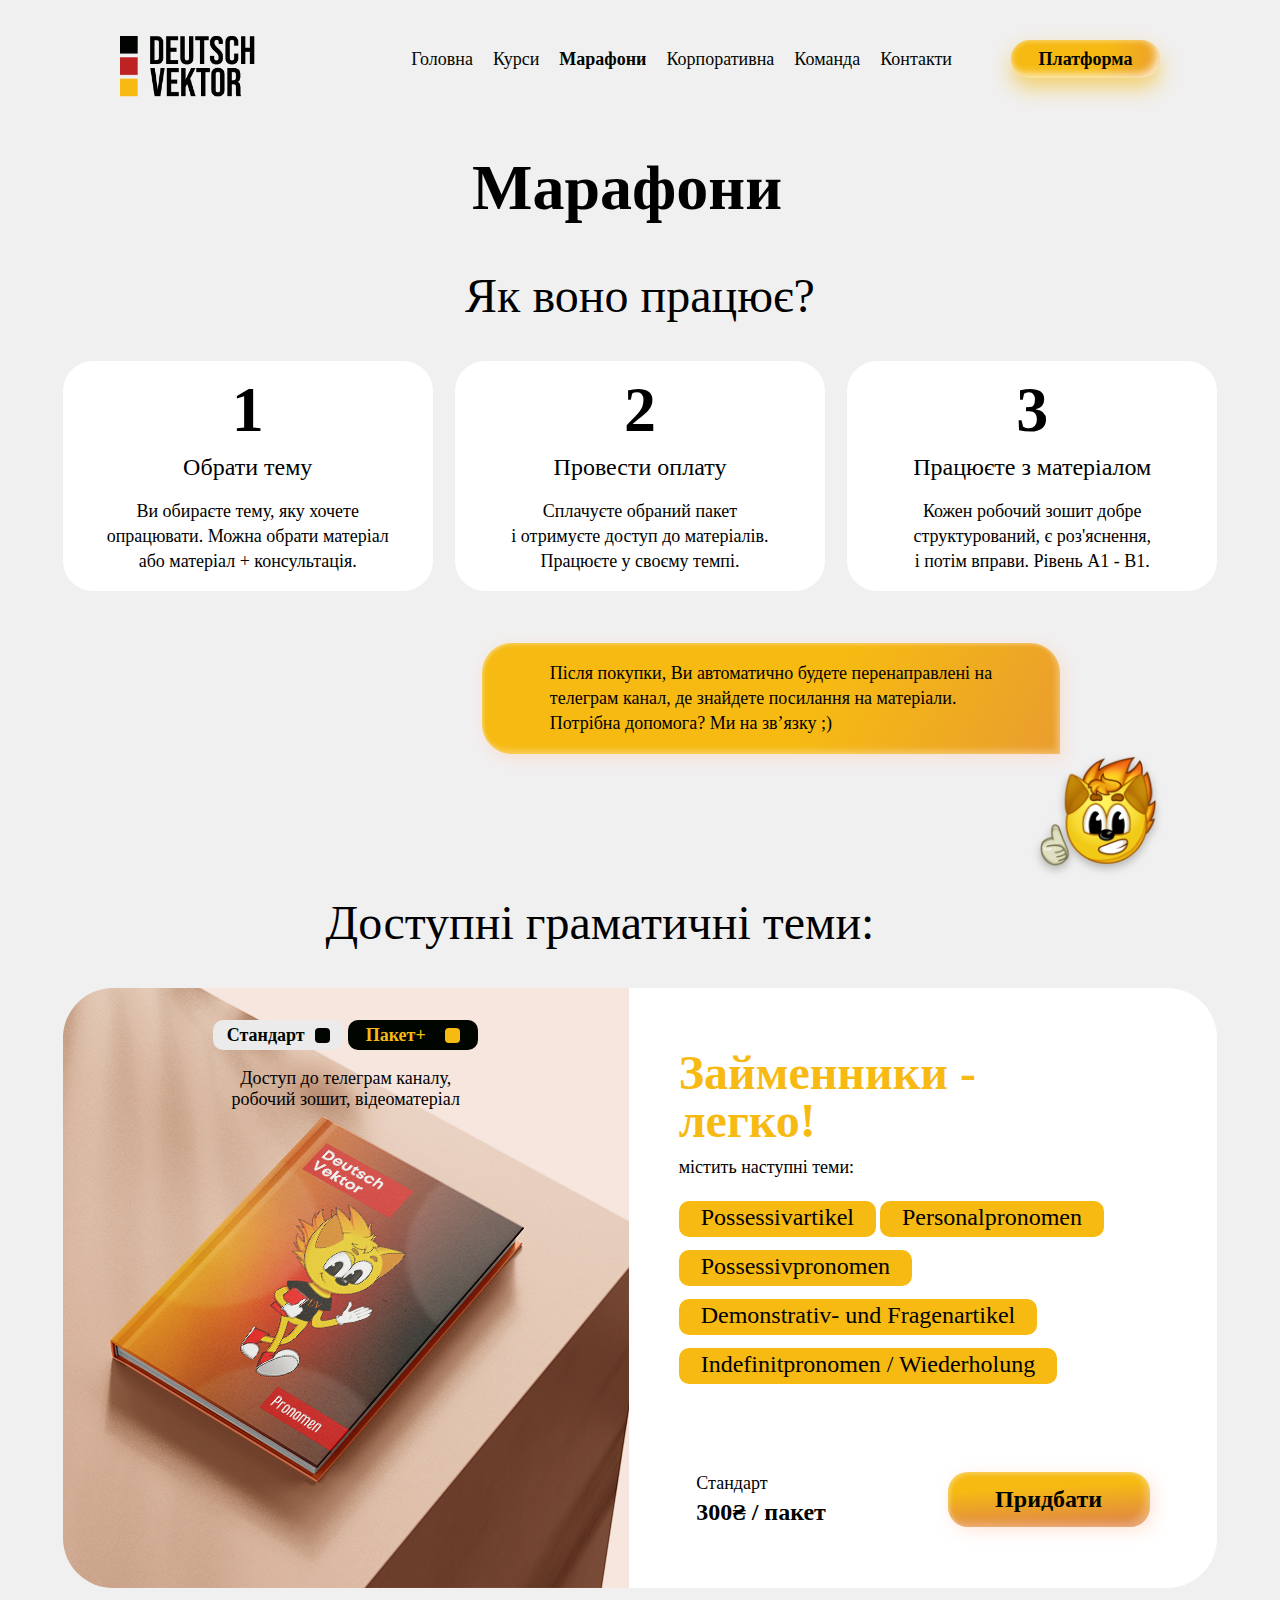
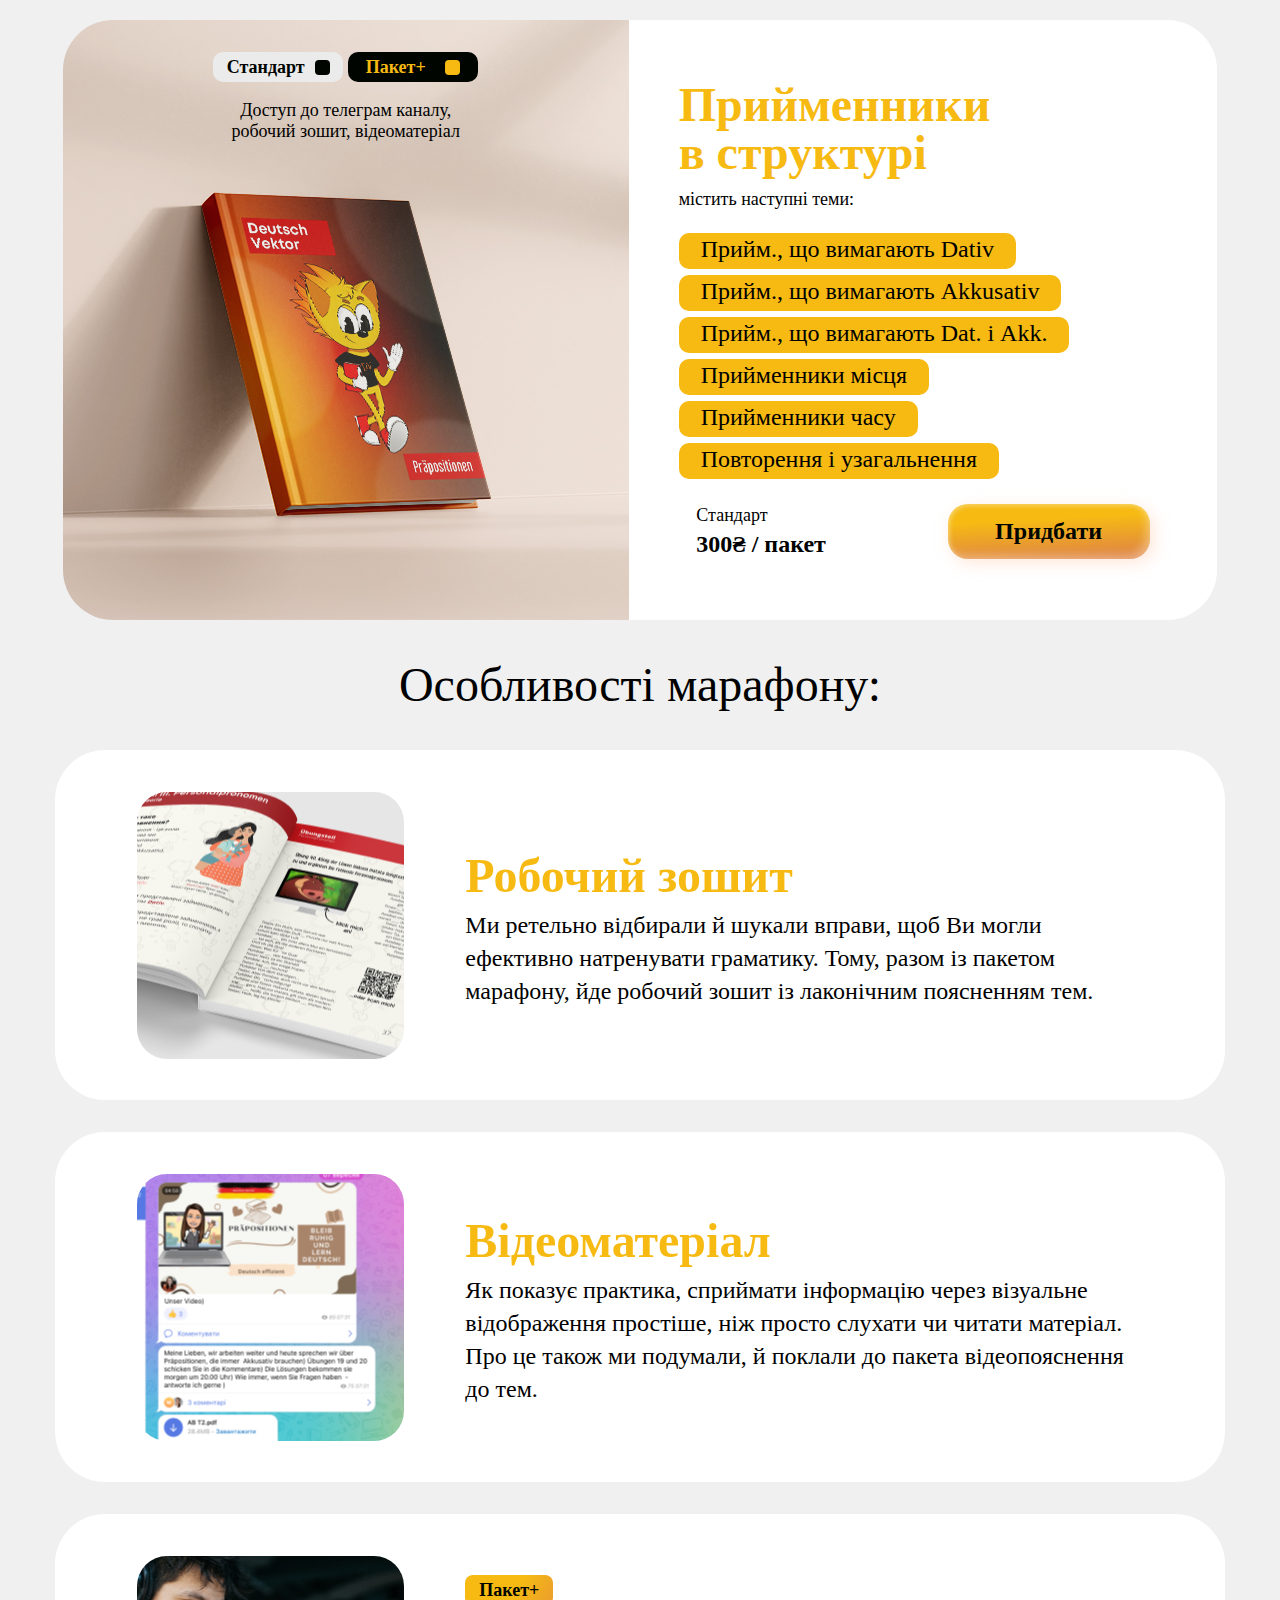
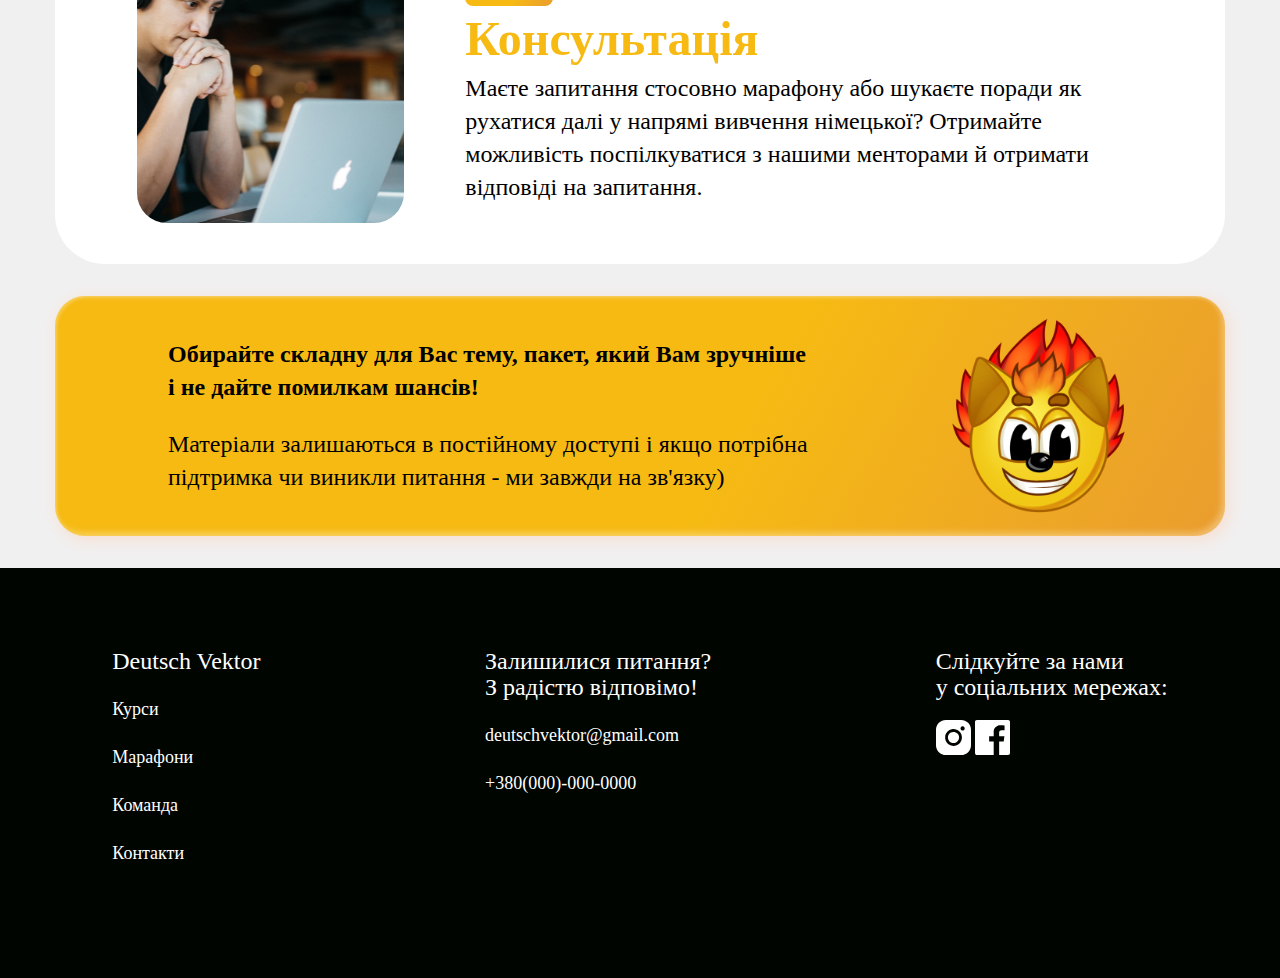
<file: marathons.html>
<!DOCTYPE html>
<html lang="en">
<head>
    <meta charset="UTF-8">
    <title>Марафони</title>
    <link rel="stylesheet" href="css/marathons.css">
    <link rel="stylesheet" href="css/main/footer.css">
    <link rel="stylesheet" href="css/main/header.css">
    <link rel="stylesheet" href="css/sidebar.css">
</head>
<body>

    <header>

        <img src="img/dv-logo.png" alt="" class="dv-logo">
        
        <div class="nav">
            <a class="main_nav" href="index.html">Головна</a>
            <a class="course_nav" href="courses.html">Курси</a>
            <a class="marathons_nav" href="marathons.html">Марафони</a>
            <a class="corp_nav" href="corporative.html">Корпоративна</a>
            <a class="team_nav" href="teams.html">Команда</a>
            <a class="contact_nav" href="contact.html">Контакти</a>
            
            <button class="platform-button"><a href="https://deutschvektor.com/">Платформа</a></button>
        </div>
       
        <button id="menuButton">Відкрити меню</button>
            <label for="menuButton" id="menu-icon">
              <img src="img/ico/menu.svg"/>
            </label>
      
        <nav class="sidebar">
          <ul>
            <div class="sidebar-text">Меню</div>
            <li><a href="index.html">Головна</a></li>
            <li><a href="courses.html">Курси</a></li>
            <li><a href="marathons.html">Марафони</a></li>
            <li><a href="corporative.html">Корпоративна</a></li>
            <li><a href="teams.html">Команда</a></li>
            <li><a href="contact.html">Контакти</a></li>
            <li><a href="https://deutschvektor.com/">Платформа</a></li>
          </ul>
          <div class="yellow_underline"></div>
        </nav>
        <div class="overlay" id="overlay"></div>
        <div class="yellow_underline"></div>
      
      </header>

<div class="empty"></div>
<h1 class="marathons-title">Марафони</h1>
<h2 class="how-works-text">Як воно працює?</h2>

<div class="three-steps-container">

    <div class="first-step-container">
        <h1>1</h1>
        <h2>Обрати тему</h2>
        <p>Ви обираєте тему, яку хочете<br>
            опрацювати. Можна обрати матеріал<br>
            або матеріал + консультація. </p>
    </div>

    <div class="second-step-container">
        <h1>2</h1>
        <h2>Провести оплату</h2>
        <p>Сплачуєте обраний пакет<br>
            і отримуєте доступ до матеріалів.<br>
            Працюєте у своєму темпі.</p>
    </div>

    <div class="third-step-container">
        <h1>3</h1>
        <h2>Працюєте з матеріалом</h2>
        <p>Кожен робочий зошит добре<br>
            структурований, є роз'яснення,<br>
            і потім вправи. Рівень А1 - B1.</p>
    </div>

</div>

<div class="vektor-says">

    <div class="sms-box">
        <p>Після покупки, Ви автоматично будете перенаправлені на<br>
            телеграм канал, де знайдете посилання на матеріали.<br>
            Потрібна допомога? Ми на зв’язку ;)
        </p>
    </div>
    <img src="img/main/vektor-like.png"/>

</div>
<h2 class="available-topic-txt">Доступні граматичні теми:</h2>


<div class="topic-1">
    <div class="left-part">
        <div class="switchers">
            <div class="standart-butt">
                <h3>Стандарт</h3>
            <div class="standart-type"></div>
            </div>
            <div class="plus-butt">
                <h3>Пакет+</h3>
                <div class="paketplus-type"></div>
            </div>
            
        </div>

        <p>Доступ до телеграм каналу,<br>
            робочий зошит, відеоматеріал</p>
    </div>

    <div class="white-background">
        <div class="topic-title">
            <h1>Займенники -<br>
                легко!</h1>
            <h3>містить наступні теми:</h3>
        </div>
        <div class="list-of-topics" id="lot1">
            <ul>
                <li>Possessivartikel</li>
                <li>Personalpronomen</li>
                <li>Possessivpronomen</li>
                <li>Demonstrativ- und Fragenartikel</li>
                <li>Indefinitpronomen / Wiederholung</li>
            </ul>
        </div>
        <div class="price-buy">
            <div class="type-price">
                <h3 class="type-name">Стандарт</h3>
                <p class="price">300&#8372; / пакет</p>
                

            </div>
            <button class="ind-sign"><a href="https://secure.wayforpay.com/page?vkh=64ebd1ea-9370-41b8-9ac3-01fe22d1dba8">Придбати</a></button>
        </div>

    </div>

</div>

<div class="topic-2">
    <div class="left-part">
        <div class="switchers">
            <div class="standart-butt">
                <h3>Стандарт</h3>
            <div class="standart-type"></div>
            </div>
            <div class="plus-butt">
                <h3>Пакет+</h3>
                <div class="paketplus-type"></div>
            </div>
            
        </div>

        <p>Доступ до телеграм каналу,<br>
            робочий зошит, відеоматеріал</p>

    </div>

    <div class="white-background">
        <div class="topic-title">
            <h1>Прийменники <br>в структурі</h1>
            <h3>містить наступні теми:</h3>
        </div>
        <div class="list-of-topics" id="lot2">
            <ul>
                <li>Прийм., що вимагають Dativ</li>
                <li>Прийм., що вимагають Akkusativ</li>
                <li>Прийм., що вимагають Dat. і Akk.</li>
                <li>Прийменники місця</li>
                <li>Прийменники часу</li>
                <li>Повторення і узагальнення</li>
            </ul>
        </div>
        <div class="price-buy">
            <div class="type-price">
                <h3 class="type-name">Стандарт</h3>
                <p class="price">300&#8372; / пакет</p>
                

            </div>
            <button class="ind-sign"><a href="https://secure.wayforpay.com/page?vkh=64ebd225-5dd8-42de-9276-250222d1dba8">Придбати</a></button>
        </div>
    </div>

</div>

<h2 class="marathons-priveleges-title">Особливості марафону:</h2>

<div class="priveleges-container">

    <div class="priv-box">
        <div class="pic-box" id="p-b1"></div>
        <div class="priv-text">
            <h2>Робочий зошит</h2>
            <p>Ми ретельно відбирали й шукали вправи,
                щоб Ви могли ефективно натренувати граматику.
                Тому, разом із пакетом марафону, йде робочий зошит
                із лаконічним поясненням тем.
            </p>
        </div>
    </div>
    <div class="priv-box">
        <div class="pic-box" id="p-b2"></div>
        <div class="priv-text">
            <h2>Відеоматеріал</h2>
            <p>Як показує практика, сприймати інформацію через
                візуальне відображення простіше, ніж просто слухати
                чи читати матеріал. Про це також ми подумали, й
                поклали до пакета відеопояснення до тем.</p>
        </div>
    </div>
    <div class="priv-box">
        <div class="pic-box" id="p-b3"></div>
        <div class="priv-text">
            <div class="privelege-plus"><p>Пакет+</p></div>
            <h2>Консультація</h2>
            <p>Маєте запитання стосовно марафону або шукаєте
                поради як рухатися далі у напрямі вивчення
                німецької? Отримайте можливість поспілкуватися з
                нашими менторами й отримати відповіді на запитання.</p>
        </div>
    </div>

</div>

<div class="choose-topic-container">
    <div class="text-container">
    <p>Обирайте складну для Вас тему, пакет, який Вам зручніше
        і не дайте помилкам шансів!</p>
    <p>Матеріали залишаються в постійному доступі
        і якщо потрібна підтримка чи виникли питання - ми завжди на зв'язку)</p>
    </div>
        <img src="img/main/fire-vektor.png"/>
</div>

<script>

document.addEventListener('DOMContentLoaded', function() {
    const topic2 = document.querySelector('.topic-2');
    const standartType = topic2.querySelector('.standart-type');
    const paketplusType = topic2.querySelector('.paketplus-type');
    const typeName = topic2.querySelector('.type-name');
    const price = topic2.querySelector('.price');
    const background = topic2.querySelector('.white-background');
    const list = topic2.querySelectorAll('li');
    const topicTitle = topic2.querySelector('.white-background .topic-title h1');
    const consistOf = topic2.querySelector('.left-part p');
    const purchaseButton = topic2.querySelector('.ind-sign');
    const textpurch = purchaseButton.querySelector('a');
    const standartTariff = topic2.querySelector('.standart-butt');
    const plusTariff = topic2.querySelector('.plus-butt');
    const plusTarText = plusTariff.querySelector('h3');


    plusTariff.addEventListener('click', function() {
        standartType.style.backgroundColor = '#D9D9D9';
        paketplusType.style.backgroundColor = '#000500';
        plusTariff.style.backgroundColor = '#f6ba13';
        plusTarText.style.color = '#000500';

        topicTitle.style.color = '#000500';
        typeName.textContent = 'Пакет+';
        price.textContent = '600₴ / пакет';
        background.style.backgroundColor = '#f6ba13';
    
        list.forEach(item=>{
            item.style.backgroundColor = '#000500';
            item.style.color = '#f6ba13';
        });


        
        consistOf.textContent = 'Доступ до телеграм каналу, ' +
            '\n робочий зошит, відеоматеріал + консультація(60хв.)';

        purchaseButton.style.background = '#000500';
        purchaseButton.style.boxShadow = 'none';
        textpurch.style.color = '#f6ba13'; 

        textpurch.href = 'https://secure.wayforpay.com/button/ba6d43dd5bfec';
        
    });

    standartTariff.addEventListener('click', function() {
        standartType.style.backgroundColor = '#000500';
        paketplusType.style.backgroundColor = '#f6ba13';
        plusTariff.style.backgroundColor = '#000500';
        plusTarText.style.color = '#f6ba13';


        topicTitle.style.color = '';
        typeName.textContent = 'Стандарт';
        price.textContent = '300₴ / пакет';
        background.style.backgroundColor = '#fff';
    
        list.forEach(item=>{
            item.style.backgroundColor = '';
            item.style.color = '';
        });


        
        consistOf.textContent = 'Доступ до телеграм каналу, ' +
            '\n робочий зошит, відеоматеріал';

        purchaseButton.style.background = '';
        purchaseButton.style.boxShadow = '';
        textpurch.style.color = ''; 

        textpurch.href = 'https://secure.wayforpay.com/button/bfafa3ace9d27';

    });



});

document.addEventListener('DOMContentLoaded', function() {
    const topic1 = document.querySelector('.topic-1');
    const standartType = topic1.querySelector('.standart-type');
    const paketplusType = topic1.querySelector('.paketplus-type');
    const typeName = topic1.querySelector('.type-name');
    const price = topic1.querySelector('.price');
    const background = topic1.querySelector('.white-background');
    const list = topic1.querySelectorAll('li');
    const topicTitle = topic1.querySelector('.white-background .topic-title h1');
    const consistOf = topic1.querySelector('.left-part p');
    const purchaseButton = topic1.querySelector('.ind-sign');
    const textpurch = purchaseButton.querySelector('a');
    const pic = topic1.querySelector('.left-part');
    const standartTariff = topic1.querySelector('.standart-butt');
    const plusTariff = topic1.querySelector('.plus-butt');
    const plusTarText = plusTariff.querySelector('h3');


    plusTariff.addEventListener('click', function() {
        // pic.style.backgroundImage = "url('../img/standart-plus.jpg')";
        standartType.style.backgroundColor = '#D9D9D9';
        paketplusType.style.backgroundColor = '#000500';
        plusTariff.style.backgroundColor = '#f6ba13';
        plusTarText.style.color = '#000500';

        topicTitle.style.color = '#000500';
        typeName.textContent = 'Пакет+';
        price.textContent = '600₴ / пакет';
        background.style.backgroundColor = '#f6ba13';
    
        list.forEach(item=>{
            item.style.backgroundColor = '#000500';
            item.style.color = '#f6ba13';
        });

        consistOf.textContent = 'Доступ до телеграм каналу, ' +
            '\n робочий зошит, відеоматеріал + консультація(60хв.)';

        purchaseButton.style.background = '#000500';
        purchaseButton.style.boxShadow = 'none';
        textpurch.style.color = '#f6ba13'; 

        textpurch.href = 'https://secure.wayforpay.com/button/b7ff1ed9413b4';
    });

    standartTariff.addEventListener('click', function() {
        standartType.style.backgroundColor = '#000500';
        paketplusType.style.backgroundColor = '#f6ba13';
        plusTariff.style.backgroundColor = '#000500';
        plusTarText.style.color = '#f6ba13';

        topicTitle.style.color = '';
        typeName.textContent = 'Стандарт';
        price.textContent = '300₴ / пакет';
        background.style.backgroundColor = '#fff';
    
        list.forEach(item=>{
            item.style.backgroundColor = '';
            item.style.color = '';
        });

        consistOf.textContent = 'Доступ до телеграм каналу, ' +
            '\n робочий зошит, відеоматеріал';

        purchaseButton.style.background = '';
        purchaseButton.style.boxShadow = '';
        textpurch.style.color = ''; 

        textpurch.href = 'https://secure.wayforpay.com/button/b5ed9712a3d86';
    });
});


</script>


<footer>
    <div class="first-column">
        <h2><a href="">Deutsch Vektor</a></h2>
        <h3><a href="">Курси</a></h3>
        <h3><a href="">Марафони</a></h3>
        <h3><a href="">Команда</a></h3>
        <h3><a href="">Контакти</a></h3>
    </div>
    <div class="second-column">
        <h2>
            Залишилися питання?<br>
            З радістю відповімо!
        </h2>
        <h3>deutschvektor@gmail.com</h3>
        <h3>+380(000)-000-0000</h3>
    </div>
    <div class="third-column">
        <h2>
            Cлідкуйте за нами<br>
            у соціальних мережах:
        </h2>
        <a href=""><img src="img/facebook.svg"/></a>
        <a href=""><img src="img/insta.svg"/></a>
    </div>

</footer>
</body>

<script>
    const menuButton = document.getElementById('menuButton');
    const overlay = document.getElementById('overlay');
    const sideMenu = document.querySelector('.sidebar');
  
    menuButton.addEventListener('click', () => {
      sideMenu.style.right = '0';
      overlay.style.display = 'block';
    });
  
    overlay.addEventListener('click', () => {
      sideMenu.style.right = '-350px'; // Приховати меню
      overlay.style.display = 'none'; // Приховати затемнення
    });
  </script>


</html>
</file>
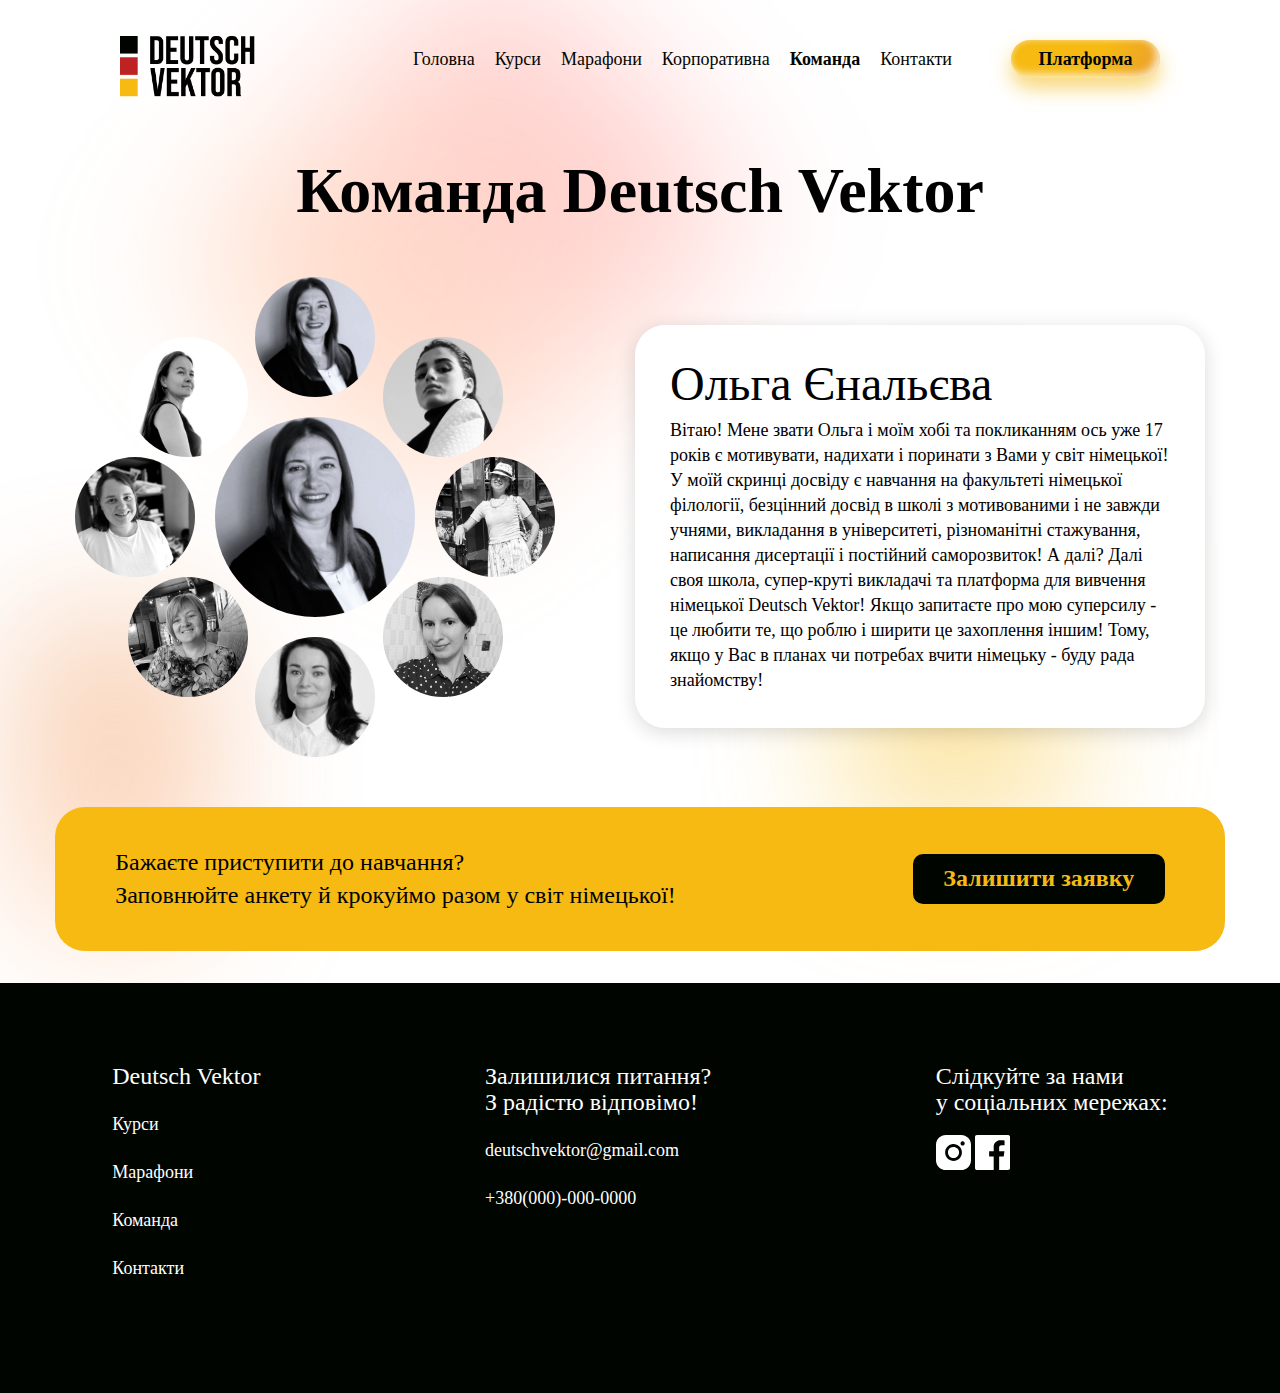
<file: teams.html>
<!DOCTYPE html>
<html lang="en">
<head>
    <meta charset="UTF-8">
    <title>Команда</title>
    <link rel="stylesheet" href="css/main/header.css">
    <link rel="stylesheet" href="css/main/footer.css">
    <link rel="stylesheet" href="css/main/background.css">
    <link rel="stylesheet" href="css/teams.css">
    <link rel="stylesheet" href="css/sidebar.css">

</head>

<header>

    <img src="img/dv-logo.png" alt="" class="dv-logo">
    
    <div class="nav">
        <a class="main_nav" href="index.html">Головна</a>
        <a class="course_nav" href="courses.html">Курси</a>
        <a class="marathons_nav" href="marathons.html">Марафони</a>
        <a class="corp_nav" href="corporative.html">Корпоративна</a>
        <a class="team_nav" href="teams.html">Команда</a>
        <a class="contact_nav" href="contact.html">Контакти</a>
        
        <button class="platform-button"><a href="https://deutschvektor.com/">Платформа</a></button>
    </div>
   
    <button id="menuButton">Відкрити меню</button>
        <label for="menuButton" id="menu-icon">
          <img src="img/ico/menu.svg"/>
        </label>
  
    <nav class="sidebar">
      <ul>
        <div class="sidebar-text">Меню</div>
        <li><a href="index.html">Головна</a></li>
        <li><a href="courses.html">Курси</a></li>
        <li><a href="marathons.html">Марафони</a></li>
        <li><a href="corporative.html">Корпоративна</a></li>
        <li><a href="teams.html">Команда</a></li>
        <li><a href="contact.html">Контакти</a></li>
        <li><a href="https://deutschvektor.com/">Платформа</a></li>
      </ul>
      <div class="yellow_underline"></div>
    </nav>
    <div class="overlay" id="overlay"></div>
    <div class="yellow_underline"></div>
  
  </header>

<body>
<div class="background">
    <div class="orange"></div>
    <div class="yellow"></div>
    <div class="red"></div>
</div>
<h1 class="title">Команда Deutsch Vektor</h1>

<div class="content">

    <div class="caleidoscope">

        <div class="circle-container">
            <div class="big-circle"></div>

            <div class="row-1">
                <div class="small-circle" data-image="img/caleidoscope/1.jpg" id="circle1"></div>
            </div>

            <div class="row1">
                <div class="small-circle" data-image="img/caleidoscope/2.jpg" id="circle2"></div>
                <div class="small-circle" data-image="img/caleidoscope/3.jpg" id="circle3"></div>
            </div>

            <div class="row2">
                <div class="small-circle" data-image="img/caleidoscope/4.jpg" id="circle4"></div>
                <div class="small-circle" data-image="img/caleidoscope/5.jpg" id="circle5"></div>
            </div>

            <div class="row3">
                <div class="small-circle" data-image="img/caleidoscope/6.jpg" id="circle6"></div>

                <div class="small-circle" data-image="img/caleidoscope/8.jpg" id="circle8"></div>
            </div>
            <div class="row-2">
                <div class="small-circle" data-image="img/caleidoscope/7.jpg" id="circle7"></div>
            </div>
        </div>
    </div>


    <div class="teacher-info">
        <div class="rectangle">
            <div class="name-surname"></div>
            <div class="info"></div>
        </div>
    </div>

</div>


<div class="want-to-join-container">
    <p>Бажаєте приступити до навчання?<br/> Заповнюйте анкету й крокуймо разом у світ
        німецької!</p>
    <button class="ind-sign"><a href="&">Залишити заявку</a></button>
</div>

</div>
</body>

<footer>
    <div class="first-column">
        <h2><a href="">Deutsch Vektor</a></h2>
        <h3><a href="">Курси</a></h3>
        <h3><a href="">Марафони</a></h3>
        <h3><a href="">Команда</a></h3>
        <h3><a href="">Контакти</a></h3>
    </div>
    <div class="second-column">
        <h2>
            Залишилися питання?<br>
            З радістю відповімо!
        </h2>
        <h3>deutschvektor@gmail.com</h3>
        <h3>+380(000)-000-0000</h3>
    </div>
    <div class="third-column">
        <h2>
            Cлідкуйте за нами<br>
            у соціальних мережах:
        </h2>
        <a href=""><img src="img/facebook.svg"/></a>
        <a href=""><img src="img/insta.svg"/></a>
    </div>

</footer>


<script>

    var smallCircles = document.querySelectorAll('.small-circle');
    var bigCircle = document.querySelector('.big-circle');
    var nameSurname = document.querySelector('.name-surname');
    var info = document.querySelector('.info');

    var defaultText = ['Ольга Єнальєва', 'Вітаю! Мене звати Ольга і моїм хобі та покликанням\n' +
    '        ось уже 17 років є мотивувати, надихати і поринати\n' +
    '        з Вами у світ німецької!\n' +
    '        У моїй скринці досвіду є навчання на факультеті\n' +
    '        німецької філології, безцінний досвід в школі з\n' +
    '        мотивованими і не завжди учнями, викладання в\n' +
    '        університеті, різноманітні стажування, написання\n' +
    '        дисертації і постійний саморозвиток!\n' +
    '        А далі? Далі своя школа, супер-круті викладачі та\n' +
    '        платформа для вивчення німецької Deutsch\n' +
    '        Vektor!\n' +
    '        Якщо запитаєте про мою суперсилу - це любити те,\n' +
    '        що роблю і ширити це захоплення іншим!\n' +
    '        Тому, якщо у Вас в планах чи потребах вчити\n' +
    '        німецьку - буду рада знайомству!'];
    var defaultImage = 'img/caleidoscope/1.jpg';


    bigCircle.style.backgroundImage = 'url(' + defaultImage + ')';
    nameSurname.textContent = defaultText[0];
    info.textContent = defaultText[1];

    smallCircles.forEach(function (circle) {
        circle.addEventListener('click', function () {
            var circleId = this.id;
            var image = this.dataset.image;
            var texts = getTextsById(circleId);
            var text = texts[0];
            var text2 = texts[1];

            bigCircle.style.backgroundImage = 'url(' + image + ')';
            nameSurname.textContent = text;
            info.textContent = text2;

            smallCircles.forEach(function (circle) {
                circle.classList.remove('clicked');
            });
            this.classList.add('clicked');
        });
    });

    function getTextsById(id) {

        var texts = ['', ''];
        if (id === 'circle1') {

            texts = ['Ольга Єнальєва', 'Вітаю! Мене звати Ольга і моїм хобі та покликанням\n' +
            '        ось уже 17 років є мотивувати, надихати і поринати\n' +
            '        з Вами у світ німецької!\n' +
            '        У моїй скринці досвіду є навчання на факультеті\n' +
            '        німецької філології, безцінний досвід в школі з\n' +
            '        мотивованими і не завжди учнями, викладання в\n' +
            '        університеті, різноманітні стажування, написання\n' +
            '        дисертації і постійний саморозвиток!\n' +
            '        А далі? Далі своя школа, супер-круті викладачі та\n' +
            '        платформа для вивчення німецької Deutsch\n' +
            '        Vektor!\n' +
            '        Якщо запитаєте про мою суперсилу - це любити те,\n' +
            '        що роблю і ширити це захоплення іншим!\n' +
            '        Тому, якщо у Вас в планах чи потребах вчити\n' +
            '        німецьку - буду рада знайомству!'];

        } else if (id === 'circle2') {

            texts = ['Альона Корягіна', 'Hallo alle zusammen! Привіт усім! Мене звуть Альона, і я вже більше 10 років допомагаю людям вивчати іноземні мови. На Deutsch Vektor я викладаю німецьку, тому що ця мова моя улюблена. Люблю дізнаватися щось нове, тому намагаюся більше подорожувати і викладати мови людям з різних країн.\n' +
            'Мій улюблений метод викладання – нестандартність та різноманітність: розбавляю книжковий матеріал розмовними ситуаціями, відео з YouTube, уривками зі світових бестселерів та просто позакласним спілкуванням зі своїми учнями. Сподіваюся на активну співпрацю! І до зустрічі на заняттях!'];

        } else if (id === 'circle3') {
            texts = ['Наталя Ковальчук', 'Привіт! Мене звати Наталя і я пристрасно закохана в німецьку мову вже багато років. Я є випускницею факультету німецької філології, де набула глибоких знань і розуміння мови і культури. Мій досвід роботи включає викладання німецької в школі та проведення інтенсивних курсів для студентів. Я вірю, що вивчення мови - це відкриття нових можливостей і розширення світогляду. Я завжди готова допомогти та надихнути вас у подорожі до володіння німецькою мовою!'];
        } else if (id === 'circle4') {
            texts = ['Лариса Кулик', 'Мене звати Лариса і я люблю іноземні мови. Я вільно володію німецькою та англійською. Вивчаю іспанську і трохи розумію молдавську. Моє рідне село було засновано німецькими селянами-колоністами. Я з дитинства бачила надписи на будівлях і намагалась їх "розшифрувати". Мені цікаво і я ділюсь з задоволенням своєю здатністю цікавитись і пробувати нове.\n' +
            'Німецька мова, для мене особисто, це можливість спілкуватись. І правила її граматики – це можливість ясно і чітко висловити думку та бути цікавим співрозмовником. Все моє життя пов\'язано з Німеччиною та німецькою мовою. Я прожила 2 чудових роки в Німеччині. Працювала в бізнесі й згодом вирішила, що моїх університетьских знань та досвіду достатньо, щоб ними ділитися.\n' +
            'Німецька – це легко і просто! Хочете спробувати? Починайте. Я допоможу і підтримаю!'];
        } else if (id === 'circle5') {
            texts = ['Уляна Станкевич', 'Hallöchen! Привітики!\n'+
            'Давайте познайомимось!\n'+
            'Мене звати Уляна. Я репетитор мовної школи Deutsch Vektor. Моя улюблена справа - давати знання, тому що знання - це сила! Я - life-long learner, постійно навчаюся та вдосконалююся в області німецької мови: наукові конференції, семінари та вебінари.' +
            'Стаж викладацької діяльності понад 20 років. Навчаю з любов\'ю! Захоплююся вивченням інших іноземних мов, зокрема: польською, англійською, французькою. Люблю поезію, мистецтво, подорожі. ' +
            'Сподіваюся, що заняття зі мною будуть для Вас продуктивними та цікавими)'+
            'До зустрічі!'];
        } else if (id === 'circle6') {
            texts = ['Оксана Шмигельська', 'Вітаю. Мене звати Оксана. Я вчитель німецької мови з 15-річним досвідом роботи в школі та великим бажанням ділитися своїми знаннями й вміннями, адже вважаю, що хороший той вчитель, учні якого перевершують його самого.\n' +
            'Чому саме іноземна мова? Тому що це цікаво, актуально, та відкриває багато можливостей. І як казав Й. В. Гете "Скільки мов ти знаєш - стільки разів ти людина".'];
        } else if (id === 'circle7') {
            texts = ['Тетяна Плесконос', 'Мене звати Тетяна і моя любов – вчителювання.\n' +
            'Викладання німецької мови – це моє захоплення і покликання душі, постійні відкриття та особисте зростання. Маю близько 12 років досвіду роботи викладання німецької, але я ніколи не припиняю вчитися. Намагаюся надихати учнів своєю пристрастю та любов’ю до німецької мови, Німеччини.\n' +
            'Секрет? „Es muss von Herzen kommen, was auf Herzen wirken soll“ – сказав Гете. Тоді просто не помічаєш, скільки часу, зусиль та енергії вкладено. Але точно знаєш, що воно того варте.'];
        } else if (id === 'circle8') {
            texts = ['Тетяна Ворона', 'Всім привіт! Мене звати Тетяна і я з задоволенням викладаю німецьку мову вже понад сім років. Моє життєве переконання полягає в тому, що вчити мову корисно всім: комусь для роботи, комусь для навчання, а комусь взагалі для саморозвитку.\n' +
            'Маю досвід проведення індивідуальних та групових занять. Ціную індивідуальність кожного учня й прикладаю зусиль, щоб зробити заняття максимально продуктивним та цікавим. Саме тому широко використовую інтерактивні вправи, електронні ресурси та тематичні відео.\n' +
            'Я думаю, що моя суперсила полягає в тому, що я шукаю підхід до кожного учня й допомагаю впевнено рухатися до мети.'];
        }
        return texts;
    }


</script>


<script>
    const menuButton = document.getElementById('menuButton');
    const overlay = document.getElementById('overlay');
    const sideMenu = document.querySelector('.sidebar');
  
    menuButton.addEventListener('click', () => {
      sideMenu.style.right = '0';
      overlay.style.display = 'block';
    });
  
    overlay.addEventListener('click', () => {
      sideMenu.style.right = '-350px'; // Приховати меню
      overlay.style.display = 'none'; // Приховати затемнення
    });
  </script>
</html>
</file>
<file: css/main/welcome_container.css>
html {
    scroll-behavior: smooth; /* Додати плавну анімацію прокручування */
  }

.nav .main_nav {
    font-weight: 600;
}

.yellow_underline {
    right: 83.82%;
}

body{
    display: flex;
    justify-content: center;
    flex-direction: column;
    width: 100vw;
    align-items: center;
    margin: 0;
    overflow-x: hidden;
}

.dv_title {

    font-family: 'Manrope';
    font-style: normal;
    font-weight: 700;
    font-size: 64px;
    line-height: 100%;
    color: #000500;
    margin: 0;
}

.highlighted {
    background: linear-gradient(119.32deg, #F6BA13 58.14%, #DD7F4A 141.96%);
    -webkit-background-clip: text;
    -webkit-text-fill-color: transparent;
}

.main-content {
    /* position: absolute; */
    max-width: 1170px;
    width: 81.25vw;
    min-height: 81.25vh;
    display: flex;
    flex-direction: row;
    justify-content: space-between;
    align-items:center;
}

.dv_subtitle {

    font-family: 'Manrope';
    font-style: normal;
    font-weight: 400;
    font-size: 24px;
    line-height: 33px;
    color: #000500;
    margin: 19px 0 40px 0;
}

.vektor {

    width: 543.79px;
    height: 627.2px;
    
    display: flex;
    align-items: center;
    justify-content: center;
}

.vektor-circle {
    /* position: absolute; */
    width: 543.79px;
    height: 543.79px;

    border-radius: 50%;
    background: radial-gradient(240.9% 208.36% at 79% 23.78%, #F15656 0%, #F6BA13 88.63%) /* warning: gradient uses a rotation that is not supported by CSS and may not behave as expected */;
    box-shadow: 0px 10px 20px rgba(190, 35, 35, 0.4), inset 2px 2px 20px rgba(255, 248, 228, 0.4), inset -6px -6px 20px #FFF8E4;
}

.vektor-img {
    position: absolute;
    width: 364.29px;
    height: 627.2px;
    margin-bottom: 40px;

}
.more-info-butt, .proposals-butt {
    /* position: absolute; */
    width: 225.81px;
    height: 48.25px;
    background: linear-gradient(119.32deg, #F6BA13 58.14%, #DD7F4A 141.96%);
    box-shadow: 0px 8.46509px 16.9302px rgba(242, 188, 27, 0.6), inset 1.69302px 1.69302px 3.38604px rgba(255, 248, 228, 0.25), inset -3.38604px -3.38604px 6.77207px rgba(255, 248, 228, 0.85);
    border-radius: 30px;
    border: none;
}


.more-info-butt a, .proposals-butt a {
    font-family: 'Manrope';
    font-style: normal;
    font-weight: 700;
    font-size: 18px;
    line-height: 25px;
    text-align: center;
    text-decoration: none;
    color: #000500;
    transition: color 0.8s ease-in-out;
}

.offers-butt, .our-team-butt {
    box-sizing: border-box;
    
    border: 2px solid #F6BA13;
    border-radius: 30px;
    padding: 10.5px 45px;
    margin-left: 10px;

    font-family: 'Manrope';
    font-style: normal;
    font-weight: 800;
    font-size: 18px;
    line-height: 44px;

    text-decoration: none;
    color: #F6BA13;
    text-align: center;
    transition: color 0.8s ease-in-out;
}

.offers-butt {
    left: 239px;
    top: 359px;
}

.yellow-rect {
    position: absolute;
    width: 50px;
    height: 50px;
    background: linear-gradient(119.32deg, #F6BA13 58.14%, #DD7F4A 141.96%);
    box-shadow: 2px 2px 8px rgba(255, 208, 182, 0.5), inset 1px 1px 2px rgba(255, 248, 228, 0.35), inset -2px -2px 4px rgba(255, 248, 228, 0.35);
    border-radius: 15px;
    transition: color 0.8s ease-in-out;
}



.priveleges {
    display: flex;
    flex-wrap: wrap;
    width: 520px;
    height: 120px;

    justify-content: space-between;
    align-items: center;
    padding-top: 44px;
}

.comfort-format,
.comfort-process,
.choosing-master,
.love-german {
    display: flex;
    align-items: center;
    justify-content: space-between;
    width: calc(50% - 10px);
    height: 50px;
    margin-bottom: 10px;
}

.yellow-rect {
    display: flex;
    align-items: center;
    justify-content: center;
    width: 50px;
    height: 50px;
    background: linear-gradient(119.32deg, #F6BA13 58.14%, #DD7F4A 141.96%);
    box-shadow: 2px 2px 8px rgba(255, 208, 182, 0.5), inset 1px 1px 2px rgba(255, 248, 228, 0.35), inset -2px -2px 4px rgba(255, 248, 228, 0.35);
    border-radius: 15px;
}

.yellow-rect img {
    width: 30px;
    height: 30px;
}

.comfort-format h3,
.comfort-process h3,
.choosing-master h3,
.love-german h3 {
    font-family: 'Manrope';
    font-style: normal;
    font-weight: 500;
    font-size: 18px;
    line-height: 25px;
    margin-left: 70px; /* Відступ тексту від yellow-rect на 20 пікселів */
    text-align: left;
}


@keyframes circleFading {
    0% {
        width: 400px;
        height: 400px;
        opacity: 1;
        transform: translate(-50%, -50%);
    }

    25% {
        width: 500px;
        height: 500px;
        opacity: 0.6;
        transform: translate(-50%, -50%);
    }

    50% {
        width: 600px;
        height: 600px;
        opacity: 0.4;
        transform: translate(-50%, -50%);
    }

    75% {
        width: 650px;
        height: 650px;
        opacity: 0.2;
        transform: translate(-50%, -50%);
    }

    100% {
        width: 700px;
        height: 700px;
        opacity: 0;
        transform: translate(-50%, -50%);
    }
}

.circle {
    /* position: absolute; */
    width: 500px;
    height: 500px;
    border-radius: 50%;
    border: 2px solid #E77728;
    animation-name: circleFading;
    animation-duration: 2800ms;
    animation-timing-function: linear;
    animation-iteration-count: infinite;
    left: 910px;
    top: 336px;
    display: none;
}


.left-side{
    height: 628px;
    display: flex;
    flex-direction: column;
    justify-content: center;
}

@media (max-width:1173px){
    .main-content{
        min-height: unset;
        flex-direction: column-reverse;
        align-items: center;
    }

    .offers-container{
        flex-direction: column;
        padding: 100px 0px;
    }

    .marathon-container .first-part{
        flex-direction: column-reverse;

    }

    .marathon-container{
        padding: 70px 0px;
    }

    .our-advantages-container{
        flex-direction:column-reverse ;
        justify-content: space-evenly !important;
        padding: 50px 0;
    }

    .maksym-feedback{
        align-self: unset !important;
    }

    .join-container{
        flex-direction: column-reverse;
        padding: 50px 0;
    }

    .join-container .vektor-circle{
        margin-bottom: 100px;
    }

    .join-container .left-content{
        justify-content: center !important;
        text-align: center;
    }

        body {
        font-family: 'Manrope';
      }
}
</file>
<file: css/main/background.css>
/*.background{*/
/*    left: 50%;*/
/*    top: 0%;*/
/*    transform: translate(-50%, 0%);*/
/*}*/

.orange{

    position: absolute;
    width: 14.63%;
    height: 33.79%;
    left: 1.61%;
    top: 68.86%;

    /* orange_morph */

    background: linear-gradient(180deg, #E77728 0%, #FFA769 100%);
    opacity: 0.4;
    filter: blur(75px);
    z-index: -1;
}

.yellow{
    position: absolute;
    width: 16.61%;
    height: 40.82%;
    left: 66.39%;
    top: 52.66%;
    background: #F6BA13;
    opacity: 0.4;
    filter: blur(75px);
    z-index: -1;}

/* yellow */
.red{
    position: absolute;
    width: 29.04%;
    height: 50.13%;
    left: 21.67%;
    top: 1.14%;
    z-index: -1;

    /* red_circles */

    background: linear-gradient(180deg, #FF8181 0%, #FFB47E 100%);
    opacity: 0.4;
    filter: blur(75px);
    transform: matrix(0.7, 0.72, -0.72, 0.7, 0, 0);

}

.background{
    z-index: -1;
}
</file>
<file: css/main/we_are_container.css>
.we-are-container {
    /* position: absolute; */
    margin-top: 100px;
    width: 100vw;
    height: 1000px;
    /* left: 0px; */
    /* top: 857px; */
    background-color: #F6BA13;
    display: flex;
    flex-direction: column;
    justify-content: center;
    align-items: center;
}

.headline,
.desc {
    font-family: 'Manrope';
    font-style: normal;
    font-weight: 500;
    font-size: 32px;
    line-height: 44px;
    text-align: center;
}

.headline {
    font-weight: 800;
    font-size: 64px;
    line-height: 100%;
    background: #000500;
    -webkit-background-clip: text;
    -webkit-text-fill-color: transparent;
    background-clip: text;
    text-fill-color: transparent;
}

.info {
    /* position: absolute;
    top: 50%;
    left: 50%;
    transform: translate(-50%, -50%); */
}

.message-format {
    /* position: absolute; */
    width: 390px;
    height: 218px;
    left: 265px;
    /* top: 129px; */
}

.message-box-white,
.message-box-60op,
.message-box-40op {
    position: absolute;
    width: 390px;
    height: 198px;
    background: #FFFFFF;
    box-shadow: 0px 4px 10px rgba(0, 0, 0, 0.1), inset 2px 2px 4px rgba(255, 234, 228, 0.25), inset -4px -4px 8px rgba(255, 241, 228, 0.85);
    border-radius: 30px;
}

.message-box-60op {
    opacity: 0.6;
    top: 10px;
}

.message-box-40op {
    opacity: 0.4;
    top: 20px;
}

.message-title h3 {
    font-family: 'Manrope';
    font-style: normal;
    font-weight: 500;
    font-size: 24px;
    line-height: 33px;
    margin-left: 70px;
}

.message-title#format,
.message-title#enjoy,
.message-title#master,
.message-title#love {
    position: absolute;
    width: 300px;
    height: 60px;
    left: 29px;
    top: 27px;
    display: flex;
    align-items: center;
    justify-content: space-between;
}

.dec-buttons {
    position: absolute;
    display: flex;
    justify-content: space-between;
    width: 47px;
    height: 20px;
    right: 22px;
    top: 21px;
}

.hide-butt,
.close-butt {
    width: 20px;
    height: 20px;
    border-radius: 50%;
    display: flex;
    align-items: center;
    justify-content: center;
    background: #F6BA13;
    box-shadow: 4px 4px 16px rgba(173, 173, 173, 0.19), inset 2px 2px 4px rgba(250, 232, 180, 0.35), inset -4px -4px 8px rgba(217, 185, 89, 0.35);
}

.mes-f,
.mes-e,
.mes-m,
.mes-l {
    position: absolute;
    font-family: 'Manrope';
    font-style: normal;
    font-weight: 400;
    font-size: 18px;
    line-height: 25px;

}


.mes-e p,
.mes-m p,
.mes-l p {
    margin: 0;
}

.mes-f {
    width: 325px;
    height: 76px;
    left: 35px;
    top: 75px;
}

.mes-e,
.mes-m,
.mes-l {
    width: 333px;
    height: 51px;
    left: 38px;
}

.mes-e {
    bottom: 56px;
}

.mes-m {
    bottom: 43px;
}

.mes-l {
    bottom: 56px;
}

.message-enjoy {

    width: 390px;
    height: 218px;
    left: 785px;
    /* top: 84px; */
}

.message-master {

    width: 390px;
    height: 218px;
    left: 267px;
    /* top: 653px; */
}

.message-love {

    width: 390px;
    height: 218px;
    left: 785px;
    /* top: 684px; */
}

.yellow-transition-line-top {
    width: 100vw;
    height: 67px;
    flex-shrink: 0;
    background: #F6BA13;
    filter: blur(10px);
    margin-top: -3%;
}



.yellow-transition-line-bttm {
    width: 100vw;
    height: 67px;
    flex-shrink: 0;
    background: #F6BA13;
    filter: blur(10px);
    margin-bottom: -3%;
}

.first-line, .second-line{
    display: flex;
    justify-content: space-around;
    max-width: 1170px;
    width: 81.25vw;
}

.we-are-container *{
        opacity: 0;
        transition: opacity 0.3s ease; /* Плавне перехід упродовж 1 секунди */

}
</file>
<file: css/main/offers_container.css>
.offers-container{
    max-width: 1270px;
    width: 100vw;
    height: 910px;
    display: flex;
    justify-content: space-evenly;
    align-items: center;
}

.we-offer{
    font-family: 'Manrope';
    font-style: normal;
    font-weight: 500;
    font-size: 24px;
    line-height: 33px;
    color: #000500;
    margin: 0;
}

.offers-animation{
    /* position: absolute; */
    width: 575px;
    height: 65px;
    right:183px;
    top: 230px;
    text-align: left;

    font-family: 'Manrope';
    font-style: normal;
    font-weight: 700;
    font-size: 64px;
    line-height: 80%;
    text-align: center;

    background: linear-gradient(119.32deg, #F6BA13 58.14%, #DD7F4A 141.96%);
    -webkit-background-clip: text;
    -webkit-text-fill-color: transparent;

}

.also{
    /* position: absolute; */
    width: 80px;
    height: 25px;
    right: 634px;
    top: 320px;

    font-family: 'Manrope';
    font-style: normal;
    font-weight: 400;
    font-size: 18px;
    line-height: 25px;

    color: #000500;
    margin: 0 0 15px 0;

}

.advantages{
    /* position: absolute; */
    display: flex;
    flex-wrap: wrap;
    width: 570px;
    height: 130px;
    right:150px;
    bottom: 283px;
    justify-content: space-between;
    align-items: center;
    margin-bottom: 20px;
}

.offer_level,
.offer_teacher,
.offer_recommendations,
.offer_studying {
    display: flex;
    align-items: center;
    justify-content: space-between;
    width: calc(50% - 10px);
    height: 50px;
    margin-bottom: 10px;
}

.offer_level h3,
.offer_teacher h3,
.offer_recommendations h3,
.offer_studying h3 {
    font-family: 'Manrope';
    font-style: normal;
    font-weight: 500;
    font-size: 18px;
    line-height: 25px;
    margin-left: 70px;
    text-align: left;
}

#color-circle {
    /* position: absolute; */
    width: 530px;
    height: 530px;
    left: 121px;
    top: 124px;
    border-radius: 50%;
    background-color: #F6BA13;
    transition: background-color 1s ease-out;
    margin-left: -20px; 
}


#offers-slider {
    /* position: absolute; */
    width: 603px;
   
    font-family: 'Manrope';
    font-style: normal;
    font-weight: 800;
    font-size: 64px;
    line-height: 87px;

    color: #F6BA13;
    text-transform: uppercase;
    transition: color 0.6s ease-in-out;
    margin: 0;
}

#offer-image{
    /* position: absolute; */
    width: 529px;
    /* left: 0px; */
    /* top: 2px; */
    transition: color 2s cubic-bezier(0.8, 0.01, 1, 1);
}

.proposals-butt{
    left: 717px;
    bottom: 218px;
}

.our-team-butt{
    right: 250px;
    bottom: 218px;
}

.left-right-butt{
    width: 60px;
    height: 60px;
    border: none;
    background: none;

}

.slider-buttons{
    width: 200px;
    height: 60px;
    display: flex;
    align-items: center;
    justify-content: center;
    left: 290px;
    position: absolute;
    top: 660px;
    display: none;
}
</file>
<file: css/main/marathons_container.css>
.marathon-container {
    /* position: absolute; */
    width: 100%;
    min-height: 800px;
    display: flex;
    flex-direction: column;
    align-items: center;
    justify-content: space-evenly;
    background: linear-gradient(119.32deg, #F6BA13 58.14%, #DD7F4A 141.96%);
}

.vektor-running {
    position: relative;
    /* top: -26px; *
    left: 51.1%;
    transform: translate(-50%, 0%); */
}

.backgr-circle {
    /* position: absolute; */
    width: 500px;
    height: 500px;
    /* top: 74px; */
    border-radius: 50%;

    background: #FFFFFF;
}

.vektor-run-img {
    position: absolute;
    width: 567px;
    height: 567px;
    top: -43px;
}

.mes-marathons {
    /* position: relative; */
    width: 406px;
    height: 350px;
    /* left: 14.13%; */
    /* top: 150px; */
    margin-top: 40px;
}

.big-message-box-white {
    position: absolute;
    width: 406px;
    height: 327px;

    background: #FFFFFF;
    box-shadow: 0px 4px 10px rgba(0, 0, 0, 0.2), inset 2px 2px 4px rgba(255, 249, 228, 0.25), inset -4px -4px 8px rgba(255, 249, 228, 0.85);
    border-radius: 30px;
}

.big-message-box-60op {
    position: absolute;
    width: 406px;
    height: 326px;
    top: -13px;

    background: #FFFFFF;
    opacity: 0.6;
    border-radius: 30px;
}

.big-message-box-40op {
    position: absolute;
    width: 406px;
    height: 326px;
    top: -23px;

    background: #FFFFFF;
    opacity: 0.4;
    border-radius: 30px;
}

.big-yellow-rect {
    position: absolute;
    width: 61px;
    height: 60px;
    left: 29px;
    top: 27px;
    display: flex;
    align-items: center;
    justify-content: center;

    background: linear-gradient(119.32deg, #F6BA13 58.14%, #DD7F4A 141.96%);

    box-shadow: 2px 2px 8px rgba(255, 208, 182, 0.5), inset 1px 1px 2px rgba(255, 248, 228, 0.35), inset -2px -2px 4px rgba(255, 248, 228, 0.35);
    border-radius: 20.8946px;
}

.marathons-sign {
    position: absolute;
    width: 129px;
    height: 35px;
    left: 108px;
    top: 18px;

    font-family: 'Manrope';
    font-style: normal;
    font-weight: 500;
    font-size: 24px;
    line-height: 33px;
    color: #000500;
}

.message-marathon {
    position: absolute;
    width: 293px;
    height: 127px;
    left: 37px;
    top: 85px;

    font-family: 'Manrope';
    font-style: normal;
    font-weight: 400;
    font-size: 18px;
    line-height: 25px;

    color: #000500;
}

.select-topic-butt {
    position: absolute;
    width: 275px;
    height: 50px;
    left: 63px;
    bottom: 32px;


    background: linear-gradient(119.32deg, #F6BA13 58.14%, #DD7F4A 141.96%);
    box-shadow: 4px 4px 16px rgba(214, 150, 115, 0.5), inset 2px 2px 4px rgba(255, 248, 228, 0.35), inset -4px -4px 8px rgba(255, 248, 228, 0.35);
    border-radius: 30px;
    border: none;
}

.select-topic-butt a {
    font-family: 'Manrope';
    font-style: normal;
    font-weight: 700;
    font-size: 24px;
    line-height: 33px;
    text-decoration: none;

    text-align: center;
    justify-content: center;


    color: #000500;
}

.additional-materials,
.book-materials,
.set-time {
    display: flex;
    align-items: center;
    justify-content: space-between;
    width: 330px;
    height: 100px;

}

.big2-yellow-rect {
    position: absolute;
    width: 100px;
    height: 100px;

    display: flex;
    align-items: center;
    justify-content: center;


    background: linear-gradient(119.32deg, #F6BA13 58.14%, #DD7F4A 141.96%);

    box-shadow: 2px 2px 8px rgba(255, 208, 182, 0.5), inset 1px 1px 2px rgba(255, 248, 228, 0.35), inset -2px -2px 4px rgba(255, 248, 228, 0.35);
    border-radius: 30px;
}

.additional-materials p,
.book-materials p,
.set-time p {
    font-family: 'Manrope';
    font-style: normal;
    font-weight: 500;
    font-size: 18px;
    line-height: 28px;
    margin-left: 120px;
    text-align: left;

}

.marathon-benefits {
    /* position: absolute;
    left: 50%;
    transform: translate(-50%, 0%);
    bottom: 56px; */
    max-width: 1100px;
    width: 81.25vw;
    height: 128px;
    display: flex;
    justify-content: space-around;
    align-items: center;

    background: #FFFFFF;
    box-shadow: 0px 4px 10px rgba(0, 0, 0, 0.1), inset 2px 2px 4px rgba(255, 249, 228, 0.25), inset -4px -4px 8px rgba(255, 249, 228, 0.85);
    border-radius: 30px;
    padding: 0 35px;
}

.first-part{
    display: flex;
    align-items: center;
    max-width: 1170px;
    width: 81.25vw;
    justify-content: space-around;
}
</file>
<file: css/main/our_advantages_container.css>
.our-advantages-container{
    /* position: absolute; */
    max-width: 1270px;
    height: 790px;
    width: 81.25%;

    align-items: center;
    justify-content: space-between;
    display: flex;
}

.our-advantages-text{

    /* position: absolute; */
    width: 186px;
    height: 36px;
    left: 109px;
    top: 228px;
    margin: 0;

    /* Manrope 24pt */

    font-family: 'Manrope';
    font-style: normal;
    font-weight: 500;
    font-size: 24px;
    line-height: 33px;
    text-align: center;

    /* black */

    color: #000500;
}

.why-we-animation{

    /* position: absolute; */
    left: 111px;
    top: 251px;
    font-family: 'Manrope';
    font-style: normal;
    font-weight: 700;
    font-size: 64px;
    line-height: 87px;

    /* Linear */

    color: #000500;
    margin: 0;
}

.test-script{
    /* position: absolute; */
    width: 468px;
    left: 114px;
    top: 379px;
    font-family: 'Manrope';
    font-style: normal;
    font-weight: 500;
    font-size: 24px;
    line-height: 33px;
    display: flex;
    align-items: center;

    /* black */

    color: #000500;
    margin: 0;
}



.img-circle{
    width: 400px;
    height: 400px;
    background-color: #dddddd;
    border-radius: 50%;
    transition: 0.3s ease;
    background-size: cover;
}

.little-circles{
    /* position: absolute; */
    width: 200px;
    height: 478px;
    top: 131px;
    left: 600px;
    display: flex;
    justify-content: space-between;
    flex-wrap: wrap;
    flex-direction: row-reverse;

}

#c-1{

    width: 120px;
    height: 120px;
    border-radius: 50%;
    margin-bottom: 10px;

    background: linear-gradient(113.12deg, #3E3E3E 27.79%, #000000 128.41%);
    /* black_circle_moprh */

    box-shadow: 4px 4px 16px rgba(0, 0, 0, 0.1), inset 2px 2px 4px rgba(216, 216, 216, 0.35), inset -4px -4px 8px rgba(235, 235, 235, 0.35);
}

#c-2{

    width: 200px;
    height: 200px;
    border-radius: 50%;
    margin-bottom: 10px;

    background: linear-gradient(119.32deg, #F6BA13 58.14%, #DD7F4A 141.96%);
    /* orange_glassmorph */

    box-shadow: 4px 4px 16px rgba(255, 208, 182, 0.5), inset 2px 2px 4px rgba(255, 248, 228, 0.35),
    inset -4px -4px 8px rgba(255, 248, 228, 0.35);
}

#c-3{

    width: 120px;
    height: 120px;
    border-radius: 50%;
    margin-bottom: 10px;

    background: linear-gradient(121.29deg, #BE2323 26.09%, #A92C2C 87.49%);
    /* red_circle_moprh */

    box-shadow: 4px 4px 16px rgba(255, 182, 182, 0.5), inset 2px 2px 4px rgba(255, 228, 228, 0.35), inset -4px -4px 8px rgba(255, 228, 228, 0.35);
}

.adv-circle{
    display: flex;
    align-items: center;
    justify-content: center;
}

.advantages-puncts{
    margin-top: 20px;
    position: absolute;
    width: 387px;
    height: 136px;
    left: 116px;
    top: 444px;
}

.advantages-puncts .advantage {
    background: #BE2323;
    border-radius: 10px;
    margin-bottom: 10px;
    align-items: center;
    justify-content: center;
    display: flex;
}

#adv1 {
    width: 300px;
    height: 40px;
}

#adv2 {
    width: 352px;
    height: 40px;
}

#adv3 {
    width: 387px;
    height: 40px;
}

.advantage p{

    font-family: 'Manrope';
    font-style: normal;
    font-weight: 500;
    font-size: 18px;
    line-height: 25px;

    color: #FFFFFF;

}

.right-block{
    display: flex;
    align-items: center;
    justify-content: space-around;
    min-width: 672px;
}
</file>
<file: css/main/feedback.css>
.feedback-container {
    width: 100vw;
    height: 1650px;
    display: flex;
    flex-direction: column;
    align-items: center;
    justify-content: space-evenly;
    background: linear-gradient(119.32deg, #F6BA13 58.14%, #DD7F4A 141.96%);
}

.fed-backgr-circles {}

.fed-circle-1 {
    box-sizing: border-box;
    width: 500px;
    height: 500px;
    position: absolute;
    left: 62.6%;
    right: 5.28%;

    /* Radial */

    background: #EBEBEB;
    opacity: 0.2;
    border: 1px solid #FFFFFF;
    border-radius: 50%;
}

.fed-circle-2 {
    box-sizing: border-box;
    width: 700px;
    height: 700px;
    position: absolute;
    right: 56.17%;
    top: 23.85%;

    background: #EBEBEB;
    opacity: 0.4;
    border: 1px solid #FFFFFF;
    border-radius: 50%;
}

.fed-circle-3 {
    box-sizing: border-box;

    position: absolute;
    right: 8.97%;
    top: 48.52%;

    width: 500px;
    height: 500px;

    background: #EBEBEB;
    opacity: 0.55;
    border: 1px solid #FFFFFF;
    border-radius: 50%;
}

.fed-circle-4 {
    box-sizing: border-box;
    width: 400px;
    height: 400px;
    position: absolute;

    right: 41.28%;
    top: 75.43%;

    background: #EBEBEB;
    opacity: 0.2;
    border-radius: 50%;
    border: 1px solid #FFFFFF;
}

.feedback-title {
    font-family: 'Manrope';
    font-style: normal;
    font-weight: 700;
    font-size: 48px;
    line-height: 66px;
    text-align: center;

    color: #000500;
    margin: 0;
}


#olena {
    width: 200px;
    /* left: 8px; */
    /* bottom: -15.5px; */
    clip-path: circle(50% at center);
    /* position: absolute; */
    margin-top: -33px;
    margin-left: 8px;
}

#maxym {
    width: 200px;
    /* left: 8px; */
    /* bottom: -15.5px; */
    clip-path: circle(54% at center);
    /* position: absolute; */
    margin-top: -30px;
    margin-left: 5px;
}

#svitlana {
    width: 200px;
    /* left: 8px; */
    /* bottom: -15.5px; */
    /* clip-path: circle(54% at center); */
    /* position: absolute; */
    margin-top: -50px;
    margin-left: 11px;
}

.feedback-message-white {
    /* position: absolute; */
    width: 780px;
    height: 385px;
    background: #FFFFFF;
    box-shadow: 0px 2.8125px 7.03125px rgba(0, 0, 0, 0.1), inset 1.40625px 1.40625px 2.8125px rgba(255, 247, 228, 0.25), inset -2.8125px -2.8125px 5.625px rgba(255, 248, 228, 0.85);
    border-radius: 20px;
    display: flex;
    justify-content: space-evenly;
    align-items: center;
}

.feedback-message-60op {
    position: absolute;
    background: #FFFFFF;
    width: 750px;
    height: 385px;

    top: -12px;
    opacity: 0.6;
    box-shadow: 0px 2.8125px 7.03125px rgba(0, 0, 0, 0.1), inset 1.40625px 1.40625px 2.8125px rgba(255, 228, 228, 0.25), inset -2.8125px -2.8125px 5.625px rgba(255, 228, 228, 0.85);
    border-radius: 20px;
}

.feedback-message-40op {
    position: absolute;
    background: #FFFFFF;
    width: 720px;
    height: 385px;
    top: -24px;
    opacity: 0.4;
    box-shadow: 0px 2.8125px 7.03125px rgba(0, 0, 0, 0.1), inset 1.40625px 1.40625px 2.8125px rgba(255, 228, 228, 0.25), inset -2.8125px -2.8125px 5.625px rgba(255, 228, 228, 0.85);
    border-radius: 20px;
}

.commentator-name {
    font-family: 'Manrope';
    font-style: normal;
    font-weight: 700;
    font-size: 24px;
    line-height: 33px;
    color: #000500;
}

.feedback-text {
    font-family: 'Manrope';
    font-style: normal;
    font-weight: 500;
    font-size: 18px;
    line-height: 25px;
    color: #000500;
}

.commentator-group {
    font-family: 'Manrope';
    font-style: normal;
    font-weight: 400;
    font-size: 18px;
    line-height: 25px;
    color: #000500;
}

.yellow-circle {

    width: 218px;
    height: 218px;
    background: linear-gradient(119.32deg, #F6BA13 58.14%, #DD7F4A 141.96%);
    border-radius: 50%;

}

.vektor-like {
    position: absolute;
    width: 152.56px;
    height: 150px;
    left: 663px;
    bottom: 290px;
    filter: drop-shadow(0px 4px 4px rgba(0, 0, 0, 0.1));
}

.hallo-sticker {
    position: absolute;
    width: 152.56px;
    height: 150px;
    left: -83px;
    top: -48px;
    filter: drop-shadow(0px 4px 4px rgba(0, 0, 0, 0.1));
}

.fire-vektor {
    position: absolute;
    width: 152.56px;
    height: 150px;
    left: 673px;
    bottom: 290px;
    filter: drop-shadow(0px 4px 4px rgba(0, 0, 0, 0.1));

}

.svitlana-feedback .feedback-text {
    width: 447px;
}

.comment * {
    margin: 0;
}

.feedbacks {
    max-width: 1170px;
    width: 81.25vw;
    height: 1380px;
    display: flex;
    flex-direction: column;
    justify-content: space-around;
/*     align-items: center; */
}

.maksym-feedback {
    align-self: end;
}

#only-small-part {
    font-family: Manrope;
    font-size: 18px;
    font-style: normal;
    font-weight: 400;
    line-height: normal;
}
</file>
<file: css/main/join.css>
.join-container{
    /* position: absolute; */
    max-width: 1170px;
    width: 81.25vw;
    min-height: 790px;
    /* left: 0px; */
    /* top: 6188.44px; */
    display: flex;
    align-items: center;
    justify-content: space-between;
}

.join-container .background{
    display: none;
}

.left-content{
    width: 500px;
    height: 326px;
    /* left: 135px; */
    /* bottom: 300px; */
    display: flex;
    justify-content: space-between;
    align-items: center;
    flex-wrap: wrap;
    flex-direction: row;
}

.adventures-text{
    font-family: 'Manrope';
    font-style: normal;
    font-weight: 700;
    font-size: 48px;
    line-height: 55px;

    color: #000500;
    margin: 0;
}

.join-us-text{
    font-family: 'Manrope';
    font-style: normal;
    font-weight: 500;
    font-size: 24px;
    line-height: 33px;
    color: #000500;
}

.join-container .vektor-circle{
    display: flex;
    align-self: center;
    right: 135px;
    top:100px;
}
</file>
<file: css/main/footer.css>
footer {
    /* position: absolute; */
    /* left: 0px; */
    /*top: 3600px;*/
    width: 100vw;
    height: 350px;
    background-color: #000500;
    display: flex;
    flex-direction: row;
    justify-content: space-around;
    padding-top: 60px;
    margin-top: 32px;

}

footer h2, footer h3 {
    color: #FFFFFF;
    font-family: 'Manrope';
    font-style: normal;
    font-weight: 400;
    line-height: 26px;
}

footer h3 {
    font-size: 18px;
    line-height: 30px;
}

footer h2 {
    font-size: 24px;
}

footer a {
    text-decoration: none;
    color: #FFFFFF;
}
</file>
<file: css/main/header.css>
/* HEADER */
header{
    max-width: 1270px;
    width: 81.25%;
    padding-top: 14px;
    display: flex;
    flex-direction: row;
    align-items: center;
    justify-content: space-between;

}

.nav {
    display: flex;
    justify-content: space-between;
    align-items: center;
}

.nav a {
    flex-grow: 1;
    text-align: center;
    padding: 10px;
    text-decoration: none;
    color: #000500;
    font-family: 'Manrope';
    font-style: normal;
    font-weight: 400;
    font-size: 18px;
    line-height: 25px;
}




.dv-logo{
    height: 74px;
/*     width: 149px; */

    border-radius: 0;
    padding-top: 16px;
}





.yellow_underline{
    position: absolute;
    width: 60px;

    top: 100%;
    border: 1px solid #F6BA13;

}

.platform-button{

    width: 149px;
height: 38px;
flex-shrink: 0;
    background: linear-gradient(119.32deg, #F6BA13 58.14%, #DD7F4A 141.96%);
    box-shadow: 0px 10px 20px rgba(242, 188, 27, 0.6),
    inset 2px 2px 4px rgba(255, 248, 228, 0.25),
    inset -4px -4px 8px rgba(255, 248, 228, 0.85);
    border-radius: 30px;
    border: none;
    margin-left: 49px;
}

.platform-button a{
    font-family: 'Manrope';
    font-style: normal;
    font-weight: 700;
    font-size: 18px;
    line-height: 25px;
    color: #000500;
    text-decoration: none;
}


.checkbtn{
    font-size: 30px;
    color: white;
    float: right;
    display: none;
}

.yellow_underline{
    display: none;
}

#menuButton{
    display: none;
}

#menu-icon img{

    width: 35px;
    height: 35px;
}

#menu-icon{
    display: none;
}

@media (max-width:1225px){
    .nav a, .platform-button{
        display: none;
    }

    #menu-icon {
        display: block;
    }    

}
</file>
<file: css/sidebar.css>
.sidebar{
    width: 350px;
    height: 100vh;
    position: fixed;
    background: #FFF;
    z-index: 2;
    transition: right 0.3s ease;
}

li{
    
    text-align: center;
    /* Manrope 48pt */
    font-family: Manrope;
    font-size: 32px;
    font-style: normal;
    font-weight: 700;
    line-height: normal;
    list-style: none;
    text-align: left; 
  
}

a{
    text-decoration: none;
    color: #000500;
}

ul{
    text-align: left;
}


.sidebar{
    color: #000;
text-align: left;
/* Manrope 24pt */
font-family: Manrope;
font-size: 24px;
font-style: normal;
font-weight: 500;
line-height: normal;
right: -350px;
top:0px;
}

/* .yellow_underline{
    width: 191px;
height: 3px;
color: #F6BA13;
} */

.sidebar-text{
    color: #868686;
}

/* Стилі для затемнення */
.overlay {
    display: none;
    position: fixed;
    top: 0;
    right: 0;
    width: 100%;
    height: 100%;
    background-color: rgba(0, 0, 0, 0.7);
    z-index: 1;
  }
  
  /* Стилі для бокового меню */
  /* .sideMenu {
    position: fixed;
    top: 0;
    left: -300px; 
    width: 300px;
    height: 100%;
    background-color: #333;
    color: #fff;
  } */
</file>
<file: css/contact.css>
body{
    overflow-x: hidden;
    display: flex;
    flex-direction: column;
    align-items: center;
    margin: 0;
    padding: 0;
}

.yellow_underline{
    right: 5.1%;
}

.nav .contact_nav{
    font-weight: 600;
}

.content{

    max-width: 1170px;
    width: 81.25%;
    /*width: 74%;*/
    height: 496px;

    display: flex;
    justify-content: space-between;
    align-items: center;
}

h1{
    /*position: absolute;*/
    /*width: 296px;*/
    /*height: 87px;*/

    top: 103px;
    left: 50%;
    /*transform: translate(-50%, 0%);*/

    font-family: 'Manrope';
    font-style: normal;
    font-weight: 700;
    font-size: 64px;
    line-height: 87px;
}

.info-block{
    /*position: absolute;*/

    width: 604px;
    height: 355px;
    display: flex;
    justify-content: space-between;
    align-items: center;
}

.left-info-block{
    /*position: absolute;*/
    width: 97px;
    height: 400px;
    display: flex;
    justify-content: space-between;
    align-items: left;
    flex-direction: column;
}

.right-info-block{
/*position: absolute;*/
    width: 374px;
    height: 400px;
    display: flex;
    justify-content: space-between;
    text-align: left;
    flex-direction: column;
    align-items: flex-start;
}

.info-block h2{
    font-family: 'Manrope';
    font-style: normal;
    font-weight: 500;
    font-size: 24px;
    line-height: 33px;

    color: #000000;}

.dv-logo-contacts{
    width: 300px;
    height: 150px;

    padding-right: 70px;
}
</file>
<file: css/courses.css>
/* COURSES BOLD TEXT */
.nav .course_nav {
    font-weight: 600;
}

.yellow_underline {
    right: 73.7%;
}

body{
    display: flex;
    justify-content: center;
    flex-direction: column;
    width: 100vw;
    align-items: center;
    margin: 0;
    background-color: #F1f0f0;
    overflow-x: hidden;
}


h1 {
    /* position: absolute;
    width: 212px;
    height: 70px;
    left: 50%;
    transform: translate(-50%, 0%);
    top: 131px; */
    /* padding-top: 90px; */
    font-family: 'Manrope';
    font-style: normal;
    font-weight: 700;
    font-size: 64px;
    line-height: 87px;
    text-align: center;
    color: #000000;
}

.individual-container, .pair-container, .groups-container, .talk-club-container {
    /* position: absolute; */ 
    max-width: 1300px;
    width: 90.2%;
    height: 736px;
    /* left: 50%; */
    /* transform: translate(-50%, 0%); */
    /* top: 281px; */
    background-color: rgba(0, 0, 0, 50%);
    background-position: center center;
    border-radius: 40px;
    display: flex;
    justify-content: center;

    margin: 12px 0px;
}

.individual-content {
    /* margin: 184px 65px; */
    display: flex;
    flex-direction: row;
    align-items: center;
    justify-content: center;
    width: 93%;
}



.individual-container {
    background: url("../img/background/individual.jpg"), lightgray 50% / cover no-repeat;
}

.pair-container {
    background-image: url("../img/background/pair.jpg");;
}

.groups-container {
    background-image: url("../img/background/groups.jpg");
}

.talk-club-container {
    background-image: url("../img/background/talk-club.jpg");
}

.yellow-background, .red-background, .black-background, .orange-background {

    /* position: absolute; */
    width: 500px;
    height: 368px;
    border-radius: 30px 0px 0px 30px;
    /* line-height: 1.5; */
    display: flex;
    /* justify-content: center; */
    align-items: center;
    font-family: 'Manrope';
    font-style: normal;
    font-weight: 700;
    font-size: 24px;
    line-height: 33px;
    padding: 0 20px 0 50px;
}

.yellow-background {
    background: #F6BA13;
    color: #000000;
}

.red-background {
    background: #BE2323;
    color: #FFFFFF;
}

.black-background {
    background: #000500;
    color: #FFFFFF;
}

.orange-background {
    background: #E77728;
    color: #FFFFFF;
}


.white-background {
    /* position: absolute; */ 
    width: 570px;
    height: 368px;
    background: #FAFAFA;
    border-radius: 0px 30px 30px 0px;
    display: flex;
    justify-content: space-around;
    align-items: center;
    flex-direction: column;
}



.white-background h2 {
    /* position: absolute; */
    width: 186px;
    height: 33px;
    margin-top: 36px;
    /* margin-bottom: 0; */
    font-family: 'Manrope';
    font-style: normal;
    font-weight: 700;
    font-size: 24px;
    line-height: 33px;

    text-align: center;

}

.price-buy{
    flex-direction: row;
    /* height: 134px; */
    display: flex;
    width: 79.2%;
    justify-content: space-between;
    align-items: center;
    padding-bottom: 20px;
}

/* @media(max-width:768px){
.white-background{
    width: 88.5%;
    height: 368px;
    background: #FAFAFA;
    border-radius: 30px;
    display: flex;
    justify-content: space-around;
    align-items: center;
    flex-direction: column;
}
} */


.individual-container .white-background h2 {
    background: linear-gradient(119.32deg, #F6BA13 58.14%, #DD7F4A 141.96%);
    -webkit-background-clip: text;
    -webkit-text-fill-color: transparent;

}

.pair-container .white-background h2 {
    background: linear-gradient(121.29deg, #BE2323 26.09%, #A92C2C 87.49%);
    -webkit-background-clip: text;
    -webkit-text-fill-color: transparent;

}

.groups-container .white-background h2 {
    left: 227px;
    background: linear-gradient(113.12deg, #3E3E3E 27.79%, #000000 128.41%);
    -webkit-background-clip: text;
    -webkit-text-fill-color: transparent;

}

.talk-club-container .white-background h2 {
    left: 189px;
    width: 192px;
    background: linear-gradient(113.12deg, #DD7F4A 49.86%, #BE2323 128.41%);
    -webkit-background-clip: text;
    -webkit-text-fill-color: transparent;
}

.ind-sign {
    /* position: absolute; */
    width: 252px;
    height: 50px;
    left: 259px;
    bottom: 53px;
    border: none;

    border-radius: 10px;
}

.individual-container .ind-sign {
    background: linear-gradient(119.32deg, #F6BA13 58.14%, #DD7F4A 141.96%);
    box-shadow: 2px 2px 8px rgba(255, 208, 182, 0.5), inset 1px 1px 2px rgba(255, 248, 228, 0.35),
    inset -2px -2px 4px rgba(255, 248, 228, 0.35);
}

.pair-container .ind-sign {
    background: linear-gradient(121.29deg, #BE2323 26.09%, #A92C2C 87.49%);

    box-shadow: 2px 2px 8px rgba(255, 182, 182, 0.5),
    inset 1px 1px 2px rgba(255, 228, 228, 0.35), inset -2px -2px 4px rgba(255, 228, 228, 0.35);
}

.groups-container .ind-sign {
    background: linear-gradient(113.12deg, #3E3E3E 27.79%, #000000 128.41%);

    box-shadow: 2px 2px 8px rgba(0, 0, 0, 0.25), inset 1px 1px 2px rgba(217, 217, 217, 0.35),
    inset -2px -2px 4px rgba(173, 173, 173, 0.35);
}

.talk-club-container .ind-sign {
    background: linear-gradient(113.12deg, #DD7F4A 49.86%, #BE2323 128.41%);

    box-shadow: 2px 2px 8px rgba(255, 208, 182, 0.5), inset 1px 1px 2px rgba(255, 238, 228, 0.35), inset -2px -2px 4px rgba(255, 241, 228, 0.35);
}

.ind-sign a {
    font-family: 'Manrope';
    font-style: normal;
    font-weight: 700;
    font-size: 24px;
    line-height: 33px;
    text-decoration: none;

    color: #FFFFFF;
}

.individual-container .ind-sign a {
    color: #000500;
}

.test-offer .ind-sign a{
    color: #F6BA13;
}

#price {
    /* position: absolute; */
    /* width: 106px; */
    /* height: 33px; */
    /* right: 368px; */
    /* top: 252px; */
    font-family: 'Manrope';
    font-style: normal;
    font-weight: 700;
    font-size: 24px;
    line-height: 23px;

    color: #000000;
    padding-left: 10px;
    
}

.individual-container #price{
    /* padding-left: 25px; */
}

.pair-container #price {
    width: 156px;
    right: 339px;
}

.groups-container #price {
    width: 158px;
    right: 342px;
}

.talk-club-container #price {
    width: 141px;
    /* height: 41px; */
    font-size: 18px;
    line-height: 20px;
}

.flex-container p {


    margin: 0;
    font-family: 'Manrope';
    font-style: normal;
    font-weight: 500;
    font-size: 18px;
    line-height: 16px;
}

.flex-container {
    display: flex;
    flex-wrap: wrap;
    width: 79.2%;
    height: 134px;
    /* margin: 105px 59px; */
    justify-content: space-between;
    align-items: center;

}

.flex-container div {
    display: flex;
    align-items: center;
    justify-content: center;
    text-align: center;
    height: 36px;

    border-radius: 10px;
    transition: padding 0.5s ease;
    padding: 0;
}

.individual-container .flex-container div {
    background: #F6BA13;
}

.pair-container .flex-container div {
    background: #BE2323;
}

.groups-container .flex-container div {
    background: #000500;
}

.talk-club-container .flex-container div {
    background: #E77728;
}

.flex-container p {
    font-family: 'Manrope';
    font-style: normal;
    font-weight: 500;
    font-size: 18px;
    color: #FFFFFF;

}

.individual-container .flex-container p {
    color: #000500;
}

.flex-container #target, #materials {
    width: 57.5%;
}

.flex-container #age, #level {
    width: 39.8%;
}

.flex-container #platform {
    width: 452px;
}

@media(max-width:1265px){
    .flex-container div{
        padding: 3px 1px;
    }

    #price{
        margin-right: 10px;
        padding-left: 0px;
    }

    .individual-container #price{
        padding-left: 0px;
    }


}


.test-offer {
    width: 82%;
    height: 144px;


    background: #f6ba13;
    /* box-shadow: 0px 4px 20px rgba(0, 0, 0, 0.15); */
    border-radius: 30px;
    display: flex;
    justify-content: space-between;
    align-items: center;
    padding: 0 4.5%;
    margin: 12px 0px;
    max-width: 1080px;

}

.test-offer p {

    font-family: 'Manrope';
    font-style: normal;
    font-weight: 500;
    font-size: 24px;
    line-height: 33px;

    color: #000000;
}

.test-offer span {
    font-weight: 700;
}

.test-offer .ind-sign {
    position: static;
    background: #000500;
}

.loyal-class{
    display: flex;
    color: #ADADAD;
font-family: Manrope;
font-size: 18px;
font-style: normal;
font-weight: 400;
line-height: 18px;
align-items: center;
}

.loyal-class img{
    padding-left:5px ;
    width: 15px;
    height: 15px;
}
</file>
<file: css/marathons.css>
body{
    background: #F1f0f0;
    display: flex;
    justify-content: center;
    flex-direction: column;
    width: 100vw;
    align-items: center;
    margin: 0;
    overflow-x: hidden;
}


.yellow_underline {
    left: 40.5%;

}

.nav .marathons_nav {
    font-weight: 600;
}

.marathons-title {
    /* position: absolute; */
    width: 336px;
    height: 87px;
    padding-top: 40px;
    margin:0;
    /* Manrope 64pt */

    font-family: 'Manrope';
    font-style: normal;
    font-weight: 700;
    font-size: 64px;
    line-height: 87px;

    color: #000000;
}

.how-works-text {

    /* padding-top: 130px; */

    /* Manrope 48pt */

    font-family: 'Manrope';
    font-style: normal;
    font-weight: 500;
    font-size: 48px;
    line-height: 66px;

    text-align: center;

    color: #000000;
    margin: 32px;

}

.three-steps-container {


    /* padding-top: 50px; */

    display: flex;
    justify-content: space-between;
    align-items: center;
    max-width: 1170px;
    width: 90.2%;
    max-height: 750px;
}

@media (max-width:1225px) {
    .three-steps-container{
        flex-direction: column;
    }
    .three-steps-container div {
        margin-bottom: 30px;
    }
}

.three-steps-container div {

    width: 370px;
    height: 230px;

    background: #FFFFFF;
    border-radius: 30px;

    display: flex;
    flex-direction: column;
    text-align: center;
    justify-content: space-around;

}

.three-steps-container p {
    font-family: 'Manrope';
    font-style: normal;
    font-weight: 400;
    font-size: 18px;
    line-height: 25px;
    text-align: center;
    margin-bottom: 13px;
}

.three-steps-container h1 {
    font-family: 'Manrope';
    font-style: normal;
    font-weight: 600;
    font-size: 64px;
    line-height: 87px;
    margin: 0;
}

.three-steps-container h2 {
    font-family: 'Manrope';
    font-style: normal;
    font-weight: 500;
    font-size: 24px;
    line-height: 10px;
    margin: 0;
}

.vektor-says {
    /* position: absolute; */
    max-width: 1170px;
    width: 81.25%;
    /* align-self: self-end; */
    padding-top: 52px;
    height: 215px;
    /* padding-right: 165px; */
    display: flex;
    flex-direction: column;
    justify-content: space-around;
    align-content: stretch;
    align-items: flex-end;
}

.sms-box {
    /* position: absolute; */
    width: 578px;
    height: 143px;

    display: flex;
    justify-content: center;
    align-items: center;
    margin-right: 100px;

    background: linear-gradient(119.32deg, #F6BA13 58.14%, #DD7F4A 141.96%);


    box-shadow: 3.43791px 3.43791px 13.7516px rgba(255, 208, 182, 0.5), inset 1.71895px 1.71895px 3.43791px rgba(255, 248, 228, 0.35), inset -3.43791px -3.43791px 6.87582px rgba(255, 248, 228, 0.35);
    border-radius: 30px 30px 0px 30px;
}

.sms-box p {
    font-family: 'Manrope';
    font-style: normal;
    font-weight: 500;
    font-size: 18px;
    line-height: 25px;
    /* text-align: left; */

}

.vektor-says img {
    /* position: absolute; */
    width: 122px;
    height: 120px;
    /* right: 0%; */
    /* bottom: 0%; */
    filter: drop-shadow(0px 4px 4px rgba(0, 0, 0, 0.25));
    padding-left: 540px;

}

.available-topic-txt {
    /* position: absolute; */
    width: 629px;
    height: 66px;
    /* left: calc(50% - 562px / 2);
    top: 1096px; */

    font-family: 'Manrope';
    font-style: normal;
    font-weight: 500;
    font-size: 48px;
    line-height: 66px;
    /* padding-top: 20px; */
    margin: 32px;
}

.topic-1 {

    width: 90.2%;
    max-width: 1170px;
    height: 600px;
    display: flex;
    justify-content: center;
    align-items: center;
    transition: box-shadow 0.5s, filter 0.5s ease-out;

}

.topic-2 {
    width: 90.2%;
    max-width: 1170px;
    height: 600px;
    display: flex;
    justify-content: center;
    align-items: center;
    padding-top: 32px;
    transition: box-shadow 0.5s, filter 0.5s;
}

.left-part {
    width: 585px;
    height: 600px;
    background-position: center;
    border-radius: 50px 0px 0px 50px;
    display: flex;
    align-items: center;
    flex-direction: column;
    justify-content: flex-start;

}

.topic-1 .left-part{
    background-image: url("../img/marathons-pronomen.jpg");
}

.topic-2 .left-part{
    background-image: url("../img/marathons-praep.jpg");
}

.white-background {

    width: 505px;
    height: 500px;
    background: #FFFFFF;

    border-radius: 0px 50px 50px 0px;
    display: flex;
    justify-content: space-around;
    flex-direction: column;
    padding: 50px;
}

.white-background h1 {
    font-family: 'Manrope';
    font-style: normal;
    font-weight: 700;
    font-size: 48px;
    line-height: 48px;
    margin: 0 0 10px 0;


    color: #F6BA13;

}

.white-background h3 {
    font-family: 'Manrope';
    font-style: normal;
    font-weight: 400;
    font-size: 18px;
    line-height: 25px;
    margin: 0;
}

#lot1 ul, #lot2 ul {
    width: 432px;
    height: 250px;
    margin: 0;
}

/* #lot2 ul {
    width: 493px;
    height: 290px;
    margin: 0;
} */


.list-of-topics ul {
    list-style: none;
    padding: 0;
}

.list-of-topics li {
    text-align: left;
    height: 36px;
    border-radius: 10px;
    font-family: 'Manrope';
    font-style: normal;
    font-weight: 500;
    font-size: 24px;
    line-height: 33px;
    background: #f6ba13;
        padding: 0px 22px;
    display: inline-block;

}

#lot1.list-of-topics li{
    margin-bottom: 13px;
}

#lot2.list-of-topics li{
    margin-bottom: 6px;
}

.price-buy {
    display: flex;
    justify-content: space-around;
    align-items: center;
    height: 55px;
}


.standart-butt{
    width: 114px;
    height: 30px;
    border-radius: 10px;
    background: #EBEBEB;
    display: flex;
    align-items: center;
    justify-content: space-around;
    padding: 0 8px;


}

.plus-butt{
    width: 114px;
    height: 30px;
    border-radius: 10px;
    background: #000500;
    display: flex;
    align-items: center;
    justify-content: space-around;
    padding: 0 8px;
}

.standart-butt h3{
    color: #000500;

}

.plus-butt h3{
    color:#F6BA13;
}

.standart-butt h3, .plus-butt h3{
    text-align: center;
    font-family: Manrope;
    font-size: 18px;
    font-style: normal;
    font-weight: 600;
    line-height: 18px;
    margin: 0;
}

.ind-sign {
    width: 202px;
    height: 55px;
    border: none;

    /* border-radius: 10px;
    background: linear-gradient(119.32deg, #F6BA13 58.14%, #DD7F4A 141.96%);
    box-shadow: 2px 2px 8px rgba(255, 208, 182, 0.5), inset 1px 1px 2px rgba(255, 248, 228, 0.35),
    inset -2px -2px 4px rgba(255, 248, 228, 0.35); */

    border-radius: 20px;
background: linear-gradient(177deg, #F6BA13 30.73%, #DD7F4A 100%);

/* orange_glassmorph */
box-shadow: -4px -4px 8px 0px rgba(255, 248, 228, 0.35) inset, 2px 2px 4px 0px rgba(255, 248, 228, 0.35) inset, 4px 4px 16px 0px rgba(255, 208, 182, 0.50);
}

.ind-sign a {
    font-family: 'Manrope';
    font-style: normal;
    font-weight: 700;
    font-size: 24px;
    line-height: 33px;
    text-decoration: none;
    color: #000500;
}

.price {
    width: 166px;
    height: 33px;
    right: 368px;
    top: 252px;

    font-family: 'Manrope';
    font-style: normal;
    font-weight: 600;
    font-size: 24px;
    line-height: 33px;

    color: #000000;
    margin: 0;
}

.marathons-priveleges-title {
    /* position: absolute;
    width: 562px;
    height: 74px;
    left: calc(50% - 562px / 2);
    top: 2561px; */

    font-family: 'Manrope';
    font-style: normal;
    font-weight: 500;
    font-size: 48px;
    margin: 32px;
    line-height: 66px;
}

.priveleges-container {
    /* position: absolute; */
    max-width: 1170px;
    width: 90.2%;
    height: 1114px;
    /* left: 50%; */
    /* transform: translate(-50%, 0%); */
    /* top: 2699px; */
    display: flex;
    align-items: center;
    justify-content: space-between;
    flex-direction: column;

}

.priv-box {
    max-width: 1130px;
    width: 90.2vw;
    height: 310px;
    background: #FFFFFF;
    border-radius: 50px;
    display: flex;
    align-items: center;
    justify-content: space-evenly;
    padding: 20px;
}

.pic-box {
    width: 267px;
    height: 267px;
    background: #F6BA13;
    border-radius: 30px;
}

#p-b1 {
    background-image: url('../img/marathons/box-1.jpg');
    background-position: center;
}

#p-b2 {
    background-image: url('../img/marathons/box-2.jpg');
    background-position: center;
}

#p-b3 {
    background-image: url('../img/marathons/box-3.jpg');
    background-position: center;
}

.priv-text {
    display: flex;
    flex-direction: column;
    flex-basis: 60%;
}

.choose-topic-container {
    /* position: absolute; */
    margin-top: 32px;
    max-width: 1130px;
    width: 90.2%;
    height: 200px;
    /* left: 50%; */
    /* transform: translate(-50%, 0%); */
    /* top: 3911px; */
    display: flex;
    justify-content: space-around;
    align-items: center;
    padding: 20px;

    background: linear-gradient(119.32deg, #F6BA13 58.14%, #DD7F4A 141.96%);
    box-shadow: 3.43791px 3.43791px 13.7516px rgba(255, 208, 182, 0.5), inset 1.71895px 1.71895px 3.43791px rgba(255, 248, 228, 0.35), inset -3.43791px -3.43791px 6.87582px rgba(255, 248, 228, 0.35);
    border-radius: 30px;
}

.choose-topic-container p:nth-child(2) {
    font-family: 'Manrope';
    font-style: normal;
    font-weight: 500;
    font-size: 24px;
    line-height: 33px;
    margin-left: 30px;
}

.choose-topic-container p:nth-child(1) {
    font-family: 'Manrope';
    font-style: normal;
    font-weight: 600;
    font-size: 24px;
    line-height: 33px;
    margin-left: 30px;

}

.choose-topic-container img {
    /* position: absolute; */
    width: 200px;
    height: 200px;
    left: 960px;
    top: -10px;
}

.priv-box h2 {
    font-family: 'Manrope';
    font-style: normal;
    font-weight: 700;
    font-size: 48px;
    line-height: 66px;
    margin: 0;

    background: linear-gradient(119.32deg, #F6BA13 58.14%, #DD7F4A 141.96%);
    -webkit-background-clip: text;
    -webkit-text-fill-color: transparent;
    background-clip: text;
    text-fill-color: transparent;
}

.priv-box p {
    font-family: 'Manrope';
    font-style: normal;
    font-weight: 500;
    font-size: 24px;
    line-height: 33px;
    margin: 0;
}

.privelege-plus {

    width: 88px;
    height: 31px;
    background: linear-gradient(119.32deg, #F6BA13 58.14%, #DD7F4A 141.96%);
    border-radius: 8px;
    display: flex;
    align-items: center;
    justify-content: center;
}

.privelege-plus p {
    font-family: 'Manrope';
    font-style: normal;
    font-weight: 600;
    font-size: 18px;
    line-height: 25px;

    color: #000500;
}

.text-container{
    flex-basis: 60%;
}

.type-price{

display: flex;
flex-direction: column;
padding-right: 50px;
}

.switchers{
    width: 269px;
    display: flex;
    flex-direction: row;
    justify-content: space-around;
    padding-top: 32px;
}

.standart-type{
    width: 15px;
    height: 15px;
    flex-shrink: 0;

    border-radius: 4px;
background: #000500;
/* background:linear-gradient(177deg, #F6BA13 30.73%, #DD7F4A 100%); */
}

.paketplus-type{
    width: 15px;
    height: 15px;
    flex-shrink: 0;

    border-radius: 4px;
background: #F6BA13;
}

.left-part p{
    font-family: Manrope;
font-size: 18px;
font-style: normal;
font-weight: 400;
line-height: normal;
text-align: center;
width: 300px;
}


.animated {
    box-shadow: -4px -4px 8px 0px rgba(255, 248, 228, 0.35) inset, 2px 2px 4px 0px rgba(255, 248, 228, 0.35) inset;
    filter: drop-shadow(4px 4px 16px rgba(255, 208, 182, 0.50));
}
</file>
<file: css/teams.css>
.yellow_underline {
    right: 24.8%;

}

.nav .team_nav {
    font-weight: 600;
}

.content {
    max-width: 1130px;
    width: 90.2%;
    display: flex;
    justify-content: space-between;
    align-items: center;
}

.title {

    /* width: 791px; */
    /* height: 186px; */
    /* top: 85px; */
    /* left: 50%; */
    /* transform: translate(-50%, 0%); */
    font-family: 'Manrope';
    font-style: normal;
    font-weight: 700;
    font-size: 64px;
    line-height: 87px;
    text-align: center;
    color: #000000;
}

.want-to-join-container {
    /* position: absolute; */
    /* max-width: 1170px;
    width: 90.2%;
    height: 144px;
    /* left: 50%;
    transform: translate(-50%, 0%);
    top: 850px; */
    /* margin-top: 30px;

    background: #FAFAFA;
    box-shadow: 0px 4px 20px rgba(0, 0, 0, 0.15);
    border-radius: 30px;
    display: flex;
    justify-content: space-around;
    align-items: center; */

    width: 82%;
    height: 144px;
    background: #f6ba13;
    /* box-shadow: 0px 4px 20px rgba(0, 0, 0, 0.15); */
    border-radius: 30px;
    display: flex;
    justify-content: space-between;
    align-items: center;
    padding: 0 60px;
    margin-top: 30px;

    max-width: 1180px;
}

.want-to-join-container p {
    font-family: 'Manrope';
    font-style: normal;
    font-weight: 500;
    font-size: 24px;
    line-height: 33px;

    color: #000000;
}

.rectangle {
    width: 570px;
    max-height: 526px;
    position: relative;
    background: #FFFFFF;
    box-shadow: 0px 4px 20px rgba(0, 0, 0, 0.15);
    border-radius: 30px;


}


.name-surname {

    font-family: 'Manrope';
    font-style: normal;
    font-weight: 500;
    font-size: 48px;
    line-height: 48px;
    color: #000000;
    padding: 35px 35px 10px 35px;
}

.info {
    /* position: absolute; */
    font-family: 'Manrope';
    font-style: normal;
    font-weight: 400;
    font-size: 18px;
    line-height: 25px;

    color: #000000;

    /* width: 502px;
    height: 337px;
    left: 34px;
    bottom: 87px; */
    padding: 0 35px 35px;

}


.circle-container {
    width: 480px;
    height: 480px;
    display: flex;
    justify-content: center;
    align-items: center;
    flex-direction: column;
    position: relative;
}

.row-1, .row-2 {
    margin: -60px;
}

.row1 {
    width: 375px;
    height: 120px;
    display: flex;
    justify-content: space-between;
    align-items: center;
}

.row2 {
    width: 480px;
    height: 120px;
    display: flex;
    justify-content: space-between;
    align-items: center;
}

.row3 {
    width: 375px;
    height: 120px;
    display: flex;
    justify-content: space-between;
    align-items: center;
}

.caleidoscope {
    width: 500px;
    height: 500px;
}

.big-circle {
    position: absolute;
    top: 50%;
    left: 50%;
    transform: translate(-50%, -50%);

    width: 200px;
    height: 200px;
    border-radius: 50%;
    background-color: lightgray;

    background-size: cover;
    background-position: center;


}


.small-circle {

    width: 120px;
    height: 120px;
    border-radius: 50%;
    background-color: darkgray;
    cursor: pointer;
    background-size: cover;
    background-position: center;

}

#circle1 {


    background-image: url('../img/caleidoscope/1.jpg');

}

#circle2 {


    background-image: url('../img/caleidoscope/2.jpg');

}

#circle3 {


    background-image: url('../img/caleidoscope/3.jpg');

}

#circle4 {


    background-image: url('../img/caleidoscope/4.jpg');

}

#circle5 {


    background-image: url('../img/caleidoscope/5.jpg');

}

#circle6 {


    background-image: url('../img/caleidoscope/6.jpg');

}

#circle7 {


    background-image: url('../img/caleidoscope/7.jpg');

}

#circle8 {


    background-image: url('../img/caleidoscope/8.jpg');

}

.small-circle.clicked {

    color: black;
    background-color: rgba(0, 0, 0, 0.6);
}


.big-circle img {
    position: absolute;
    top: 50%;
    left: 50%;
    transform: translate(-50%, -50%);
    width: 120px;
    height: 120px;
    border-radius: 50%;
}

footer {
    left: 0px;
    top: 1104px;
}

.ind-sign {

    width: 252px;
    height: 50px;
    left: 259px;
    bottom: 53px;
    border: none;

    background: #000500;
    border-radius: 10px;

}

.ind-sign a {
    font-family: 'Manrope';
    font-style: normal;
    font-weight: 700;
    font-size: 24px;
    line-height: 33px;
    text-decoration: none;

    color: #f6ba13;
}


body {
    display: flex;
    flex-direction: column;
    align-items: center;
    margin: 0;
    padding: 0;
    overflow-x: hidden;
}

main {
    flex: 1 0 auto;
}

footer {
    flex-shrink: 0;
}

@media(max-width:1200px){
.content{
    flex-direction: column;
}
}
</file>
